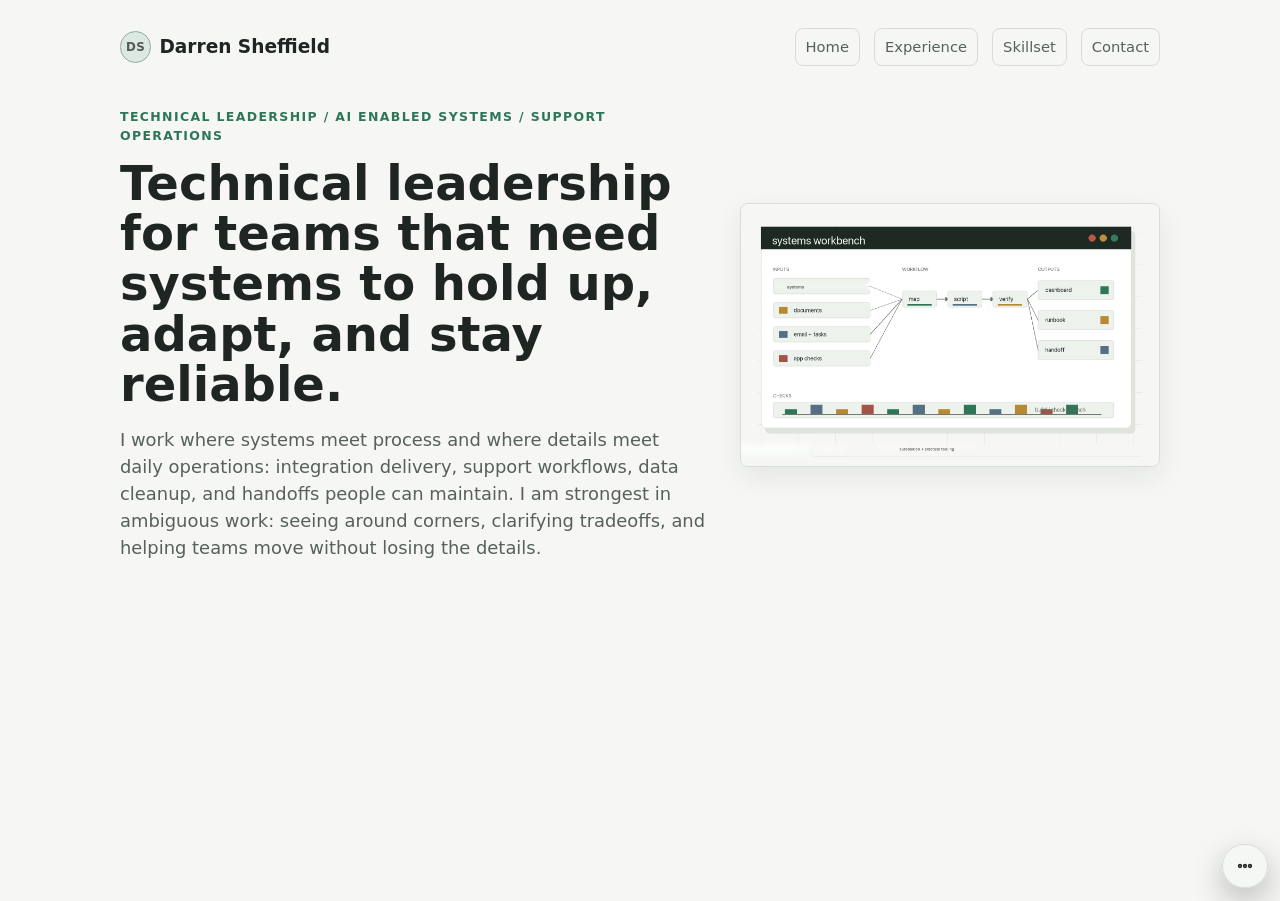
<file: index.html>
<!doctype html>
<html lang="en">
  <head>
    <meta charset="utf-8">
    <meta name="viewport" content="width=device-width, initial-scale=1">
    <meta name="robots" content="index, follow">
    <meta name="description" content="Darren Sheffield — AI enabled technical leadership, integration, automation, operational systems, and app support.">
    <title>Darren Sheffield | IT, Integration, Automation</title>
    <style>
      :root {
        color-scheme: light dark;
        --bg: #f6f7f4;
        --panel: #ffffff;
        --panel-soft: #eef2ed;
        --text: #1f2522;
        --muted: #56615a;
        --line: #d7ddd5;
        --green: #2d7657;
        --gold: #9b742b;
        --red: #9d5148;
        --steel: #526b7c;
        --shadow: 0 10px 28px rgba(31, 37, 34, 0.08);
        --site-max-width: 1080px;
        --site-line-height: 1.5;
        --radius: 8px;
      }

      @media (prefers-color-scheme: dark) {
        :root {
          --bg: #101412;
          --panel: #171d1a;
          --panel-soft: #1d2622;
          --text: #edf2ed;
          --muted: #aeb9b1;
          --line: #2c3933;
          --green: #77c49a;
          --gold: #d2ad62;
          --red: #d08278;
          --steel: #93b0c1;
          --shadow: 0 10px 28px rgba(0, 0, 0, 0.28);
        }
      }

      * {
        box-sizing: border-box;
      }

      body {
        margin: 0;
        background: var(--bg);
        color: var(--text);
        font-family: -apple-system, BlinkMacSystemFont, "Segoe UI", system-ui, sans-serif;
        line-height: var(--site-line-height);
        scrollbar-gutter: stable;
      }

      a {
        color: inherit;
      }

      .site {
        max-width: var(--site-max-width);
        margin: 0 auto;
        padding: 28px 20px 42px;
      }

      .masthead {
        align-items: center;
        display: flex;
        justify-content: space-between;
        gap: 16px;
        margin-bottom: 42px;
      }

      .brand {
        color: var(--text);
        display: inline-flex;
        align-items: center;
        gap: 0.52rem;
        font-family: -apple-system, BlinkMacSystemFont, "Segoe UI", system-ui, sans-serif;
        font-size: 1.16rem;
        font-weight: 680;
        letter-spacing: 0;
        line-height: 1.05;
        text-decoration: none;
        white-space: nowrap;
      }

      .brand::before {
        align-items: center;
        aspect-ratio: 1 / 1;
        background: color-mix(in oklab, var(--green) 16%, var(--panel));
        border: 1px solid color-mix(in oklab, var(--green) 45%, var(--line));
        border-radius: 999px;
        color: color-mix(in oklab, var(--text) 72%, var(--bg));
        content: "DS";
        display: inline-flex;
        flex: none;
        font-size: 0.74rem;
        font-weight: 760;
        height: 1.82rem;
        justify-content: center;
        letter-spacing: 0.04em;
        width: 1.82rem;
      }

      .brand:focus-visible {
        outline: 3px solid rgba(45, 118, 87, 0.35);
        outline-offset: 3px;
      }

      @media (max-width: 560px) {
        .brand {
          font-size: 1.05rem;
        }

        .brand::before {
          font-size: 0.66rem;
          height: 1.6rem;
          width: 1.6rem;
        }
      }

      .nav {
        display: flex;
        flex-wrap: wrap;
        gap: 14px;
        font-size: 0.92rem;
      }

      .nav a,
      .button {
        border: 1px solid var(--line);
        border-radius: var(--radius);
        text-decoration: none;
      }

      .nav a {
        color: var(--muted);
        padding: 7px 10px;
      }

      .nav a:hover,
      .button:hover {
        border-color: var(--green);
        color: var(--green);
      }

      .hero {
        align-items: center;
        display: grid;
        grid-template-columns: minmax(0, 1fr) 420px;
        gap: 34px;
        margin-bottom: 34px;
      }

      .eyebrow {
        color: var(--green);
        font-size: 0.78rem;
        font-weight: 700;
        letter-spacing: 0.11em;
        margin: 0 0 12px;
        text-transform: uppercase;
      }

      h1 {
        font-size: 3rem;
        letter-spacing: 0;
        line-height: 1.05;
        margin: 0 0 18px;
        max-width: 760px;
      }

      .lede {
        color: var(--muted);
        font-size: 1.12rem;
        margin: 0;
        max-width: 730px;
      }

      .button {
        align-items: center;
        background: var(--panel);
        color: var(--text);
        display: inline-flex;
        font-weight: 650;
        min-height: 42px;
        padding: 10px 14px;
      }

      button.button {
        cursor: pointer;
        font: inherit;
      }

      .button.primary {
        background: var(--green);
        border-color: var(--green);
        color: #ffffff;
      }

      @media (prefers-color-scheme: dark) {
        .button.primary {
          color: #101412;
        }
      }

      .visual {
        background: var(--panel);
        border: 1px solid var(--line);
        border-radius: var(--radius);
        box-shadow: var(--shadow);
        overflow: hidden;
      }

      .visual img {
        display: block;
        width: 100%;
        aspect-ratio: 16 / 10;
        object-fit: cover;
      }

      .section-label {
        color: var(--muted);
        font-size: 0.78rem;
        font-weight: 700;
        letter-spacing: 0.11em;
        margin: 0 0 12px;
        text-transform: uppercase;
      }

      .lanes,
      .pathways {
        display: grid;
        gap: 14px;
        grid-template-columns: repeat(3, 1fr);
        margin-bottom: 34px;
      }

      .card {
        background: var(--panel);
        border: 1px solid var(--line);
        border-radius: var(--radius);
        box-shadow: var(--shadow);
        padding: 18px;
      }

      .card h2 {
        font-size: 1.18rem;
        margin: 0 0 8px;
      }

      .card p {
        color: var(--muted);
        margin: 0;
      }

      .tag {
        border-radius: 999px;
        display: inline-block;
        font-size: 0.78rem;
        font-weight: 700;
        margin-bottom: 14px;
        padding: 4px 9px;
      }

      .tag.green {
        background: rgba(45, 118, 87, 0.12);
        color: var(--green);
      }

      .tag.gold {
        background: rgba(155, 116, 43, 0.14);
        color: var(--gold);
      }

      .tag.steel {
        background: rgba(82, 107, 124, 0.14);
        color: var(--steel);
      }

      .card-actions {
        display: flex;
        flex-wrap: wrap;
        gap: 10px;
        margin-top: 16px;
      }

      a:focus-visible,
      .button:focus-visible {
        outline: 3px solid rgba(45, 118, 87, 0.35);
        outline-offset: 3px;
      }

      @media (max-width: 880px) {
        .site {
          padding: 22px 16px 32px;
        }

        .masthead {
          margin-bottom: 30px;
        }

        .hero {
          grid-template-columns: 1fr;
          gap: 22px;
        }

        h1 {
          font-size: 2.35rem;
        }

        .lede {
          font-size: 1.04rem;
        }

        .visual {
          max-width: 560px;
        }

        .visual img {
          max-height: 240px;
        }

        .lanes,
        .pathways {
          grid-template-columns: 1fr;
        }
      }

      @media (max-width: 560px) {
        .masthead {
          align-items: flex-start;
          flex-direction: column;
        }

        .nav {
          width: 100%;
        }

        .nav a {
          flex: 1 1 calc(50% - 8px);
          text-align: center;
        }

        h1 {
          font-size: 2rem;
        }

        .card-actions .button {
          justify-content: center;
          width: 100%;
        }

        .visual img {
          max-height: 190px;
        }
      }
    </style>
    <link rel="stylesheet" href="assets/site-controls.css?v=20260603-5">
    <script src="assets/site-controls.js?v=20260604-1" defer></script>
  </head>
  <body>
    <main class="site">
      <header class="masthead">
        <a class="brand" href="index.html" aria-label="Darren Sheffield">Darren Sheffield</a>
        <nav class="nav" aria-label="Primary navigation">
          <a href="index.html" aria-current="page">Home</a>
          <a href="work-history.html">Experience</a>
          <a href="experience.html">Skillset</a>
          <a href="contact.html">Contact</a>
        </nav>
      </header>

      <section class="hero" aria-label="Profile overview">
        <div>
          <p class="eyebrow">Technical leadership / AI enabled systems / support operations</p>
          <h1>Technical leadership for teams that need systems to hold up, adapt, and stay reliable.</h1>
          <p class="lede">
            I work where systems meet process and where details meet daily operations: integration delivery,
            support workflows, data cleanup, and handoffs people can maintain. I am strongest in ambiguous work:
            seeing around corners, clarifying tradeoffs, and helping teams move without losing the details.
          </p>
        </div>

        <picture class="visual">
          <source srcset="assets/systems-map-dark.png" media="(prefers-color-scheme: dark)">
        <img src="assets/systems-map.png" alt="Workbench diagram for ERP inputs, automation steps, dashboards, runbooks, and delivery checks">
      </picture>
    </section>

    </main>
  </body>
</html>
</file>
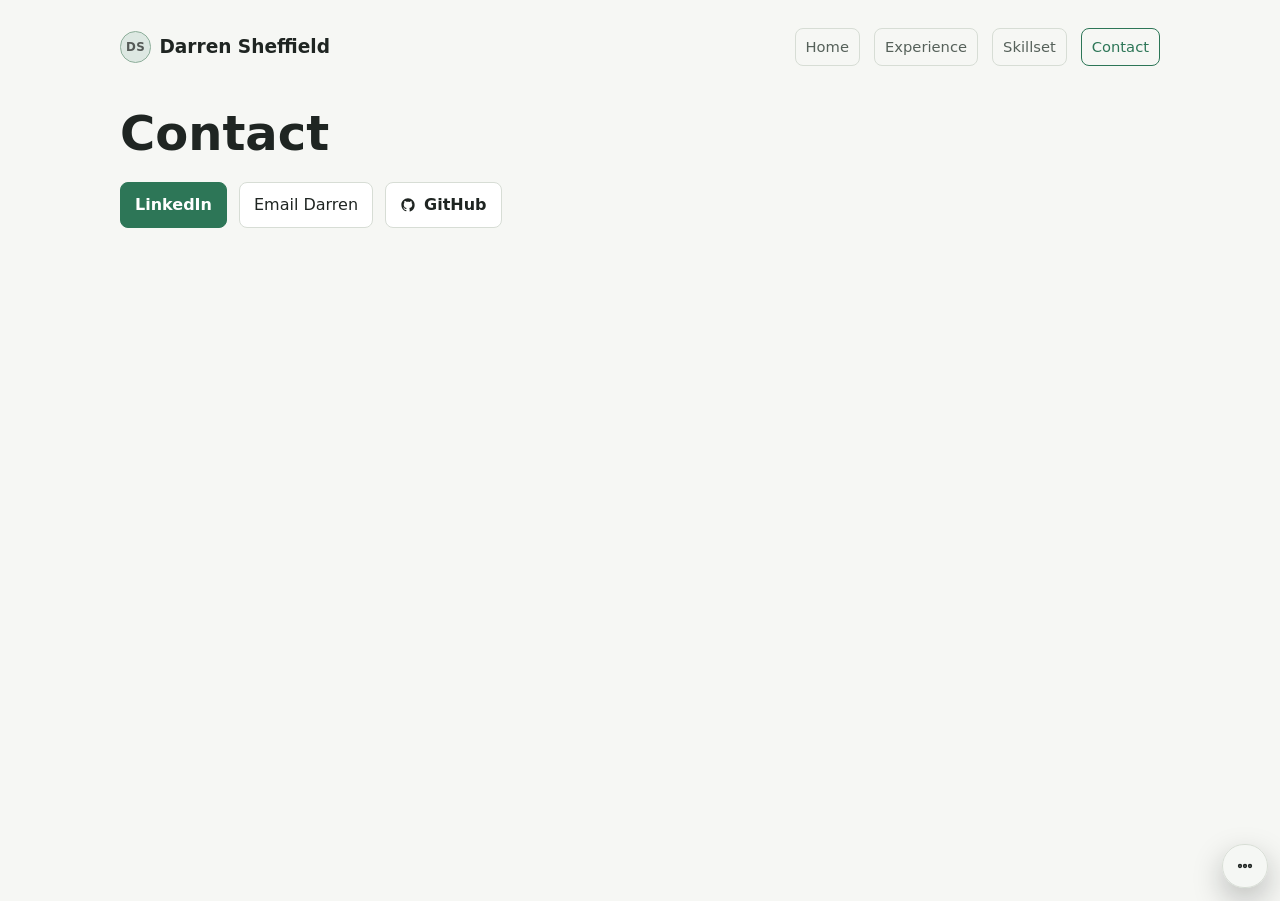
<file: contact.html>
<!doctype html>
<html lang="en">
  <head>
    <meta charset="utf-8">
    <meta name="viewport" content="width=device-width, initial-scale=1">
    <meta name="robots" content="index, follow">
    <meta name="description" content="Contact Darren Sheffield for professional context, app support, or public-profile follow-up.">
    <title>Darren Sheffield | Contact</title>
    <style>
      :root {
        color-scheme: light dark;
        --bg: #f6f7f4;
        --panel: #ffffff;
        --panel-soft: #eef2ed;
        --text: #1f2522;
        --muted: #56615a;
        --line: #d7ddd5;
        --green: #2d7657;
        --gold: #9b742b;
        --steel: #526b7c;
        --shadow: 0 10px 28px rgba(31, 37, 34, 0.08);
        --site-max-width: 1080px;
        --site-line-height: 1.5;
        --radius: 8px;
      }

      @media (prefers-color-scheme: dark) {
        :root {
          --bg: #101412;
          --panel: #171d1a;
          --panel-soft: #1d2622;
          --text: #edf2ed;
          --muted: #aeb9b1;
          --line: #2c3933;
          --green: #77c49a;
          --gold: #d2ad62;
          --steel: #93b0c1;
          --shadow: 0 10px 28px rgba(0, 0, 0, 0.28);
        }
      }

      * {
        box-sizing: border-box;
      }

      body {
        margin: 0;
        background: var(--bg);
        color: var(--text);
        font-family: -apple-system, BlinkMacSystemFont, "Segoe UI", system-ui, sans-serif;
        line-height: var(--site-line-height);
        scrollbar-gutter: stable;
      }

      a {
        color: inherit;
      }

      .site {
        max-width: var(--site-max-width);
        margin: 0 auto;
        padding: 28px 20px 42px;
      }

      .masthead {
        align-items: center;
        display: flex;
        justify-content: space-between;
        gap: 16px;
        margin-bottom: 42px;
      }

      .brand {
        color: var(--text);
        display: inline-flex;
        align-items: center;
        gap: 0.52rem;
        font-family: -apple-system, BlinkMacSystemFont, "Segoe UI", system-ui, sans-serif;
        font-size: 1.16rem;
        font-weight: 680;
        letter-spacing: 0;
        line-height: 1.05;
        text-decoration: none;
        white-space: nowrap;
      }

      .brand::before {
        align-items: center;
        aspect-ratio: 1 / 1;
        background: color-mix(in oklab, var(--green) 16%, var(--panel));
        border: 1px solid color-mix(in oklab, var(--green) 45%, var(--line));
        border-radius: 999px;
        color: color-mix(in oklab, var(--text) 72%, var(--bg));
        content: "DS";
        display: inline-flex;
        flex: none;
        font-size: 0.74rem;
        font-weight: 760;
        height: 1.82rem;
        justify-content: center;
        letter-spacing: 0.04em;
        width: 1.82rem;
      }

      .brand:focus-visible {
        outline: 3px solid rgba(45, 118, 87, 0.35);
        outline-offset: 3px;
      }

      @media (max-width: 560px) {
        .brand {
          font-size: 1.05rem;
        }

        .brand::before {
          font-size: 0.66rem;
          height: 1.6rem;
          width: 1.6rem;
        }
      }

      .nav {
        display: flex;
        flex-wrap: wrap;
        gap: 14px;
        font-size: 0.92rem;
      }

      .nav a,
      .button {
        border: 1px solid var(--line);
        border-radius: var(--radius);
        text-decoration: none;
      }

      .nav a {
        color: var(--muted);
        padding: 7px 10px;
      }

      .nav a[aria-current="page"],
      .nav a:hover,
      .button:hover {
        border-color: var(--green);
        color: var(--green);
      }

      .eyebrow,
      .section-label {
        color: var(--green);
        font-size: 0.78rem;
        font-weight: 700;
        letter-spacing: 0.11em;
        margin: 0 0 12px;
        text-transform: uppercase;
      }

      .section-label {
        color: var(--muted);
      }

      h1 {
        font-size: 3rem;
        letter-spacing: 0;
        line-height: 1.05;
        margin: 0 0 18px;
        max-width: 760px;
      }

      h2 {
        font-size: 1.18rem;
        margin: 0 0 8px;
      }

      .lede {
        color: var(--muted);
        margin: 0;
      }

      .lede {
        font-size: 1.1rem;
        max-width: 760px;
      }

      .actions {
        display: flex;
        flex-wrap: wrap;
        gap: 12px;
        margin: 24px 0 34px;
      }

      .button {
        align-items: center;
        background: var(--panel);
        color: var(--text);
        display: inline-flex;
        font-weight: 650;
        min-height: 42px;
        padding: 10px 14px;
      }

      button.button {
        cursor: pointer;
        font: inherit;
      }

      .button.primary {
        background: var(--green);
        border-color: var(--green);
        color: #ffffff;
      }

      .social-icon {
        width: 16px;
        height: 16px;
        margin-right: 8px;
        flex: none;
        fill: currentColor;
      }

      @media (prefers-color-scheme: dark) {
        .button.primary {
          color: #101412;
        }
      }

      a:focus-visible,
      .button:focus-visible {
        outline: 3px solid rgba(45, 118, 87, 0.35);
        outline-offset: 3px;
      }

      @media (max-width: 820px) {
        .site {
          padding: 22px 16px 32px;
        }

        h1 {
          font-size: 2.35rem;
        }
      }

      @media (max-width: 560px) {
        .masthead {
          align-items: flex-start;
          flex-direction: column;
        }

        .nav {
          width: 100%;
        }

        .nav a {
          flex: 1 1 calc(50% - 8px);
          text-align: center;
        }

        h1 {
          font-size: 2rem;
        }

        .actions .button {
          justify-content: center;
          width: 100%;
        }
      }
    </style>
    <link rel="stylesheet" href="assets/site-controls.css?v=20260603-5">
    <script src="assets/site-controls.js?v=20260604-1" defer></script>
  </head>
  <body>
    <main class="site">
      <header class="masthead">
        <a class="brand" href="index.html" aria-label="Darren Sheffield">Darren Sheffield</a>
        <nav class="nav" aria-label="Primary navigation">
          <a href="index.html">Home</a>
          <a href="work-history.html">Experience</a>
          <a href="experience.html">Skillset</a>
          <a href="contact.html" aria-current="page">Contact</a>
        </nav>
      </header>

      <section aria-label="Contact overview">
        <h1>Contact</h1>
        <div class="actions">
          <a class="button primary" href="https://www.linkedin.com/in/dbshef/">LinkedIn</a>
          <button class="button" type="button" data-email-action>Email Darren</button>
          <a class="button" href="https://github.com/darrensheffield" rel="me">
            <svg class="social-icon" viewBox="0 0 24 24" aria-hidden="true">
              <path d="M12 2C6.476 2 2 6.486 2 12.018c0 4.425 2.867 8.179 6.839 9.507.5.091.683-.217.683-.482 0-.238-.009-.869-.014-1.705-2.782.605-3.368-1.34-3.368-1.34-.455-1.161-1.11-1.47-1.11-1.47-.908-.622.069-.61.069-.61 1.003.07 1.532 1.03 1.532 1.03.892 1.53 2.341 1.088 2.91.832.092-.648.35-1.09.636-1.341-2.22-.254-4.555-1.113-4.555-4.95 0-1.095.39-1.989 1.03-2.689-.103-.253-.447-1.274.099-2.655 0 0 .84-.27 2.75 1.027A9.564 9.564 0 0 1 12 7.03c.851.004 1.706.115 2.505.336 1.91-1.297 2.75-1.027 2.75-1.027.546 1.381.202 2.402.1 2.655.64.7 1.028 1.594 1.028 2.689 0 3.847-2.339 4.692-4.566 4.942.359.311.678.92.678 1.853 0 1.338-.012 2.42-.012 2.749 0 .268.18.578.688.48A10.018 10.018 0 0 0 22 12.018C22 6.486 17.523 2 12 2Z"/>
            </svg>
            GitHub
          </a>
        </div>
      </section>
    </main>
    <script src="assets/contact-action.js" defer></script>
  </body>
</html>
</file>
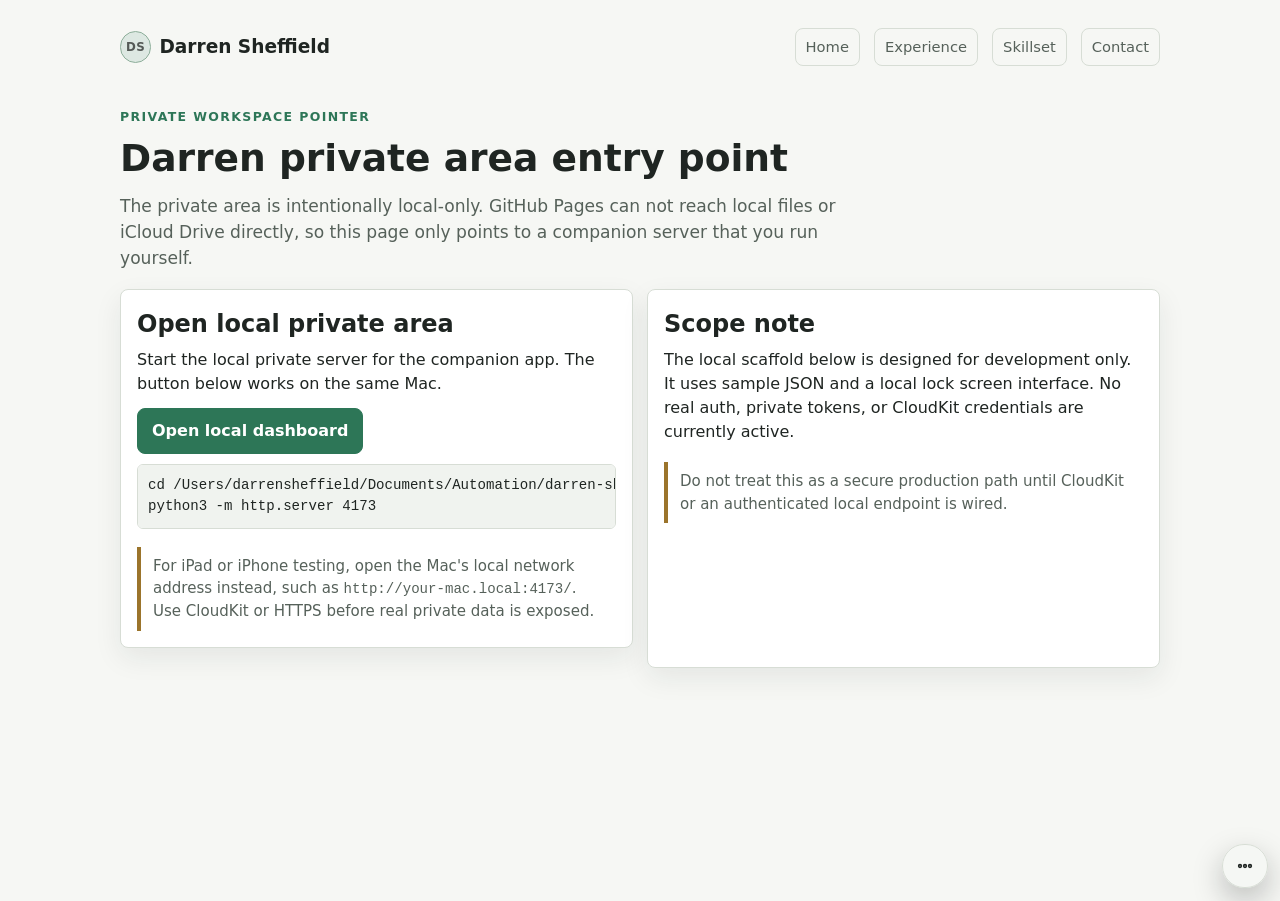
<file: darren.html>
<!doctype html>
<html lang="en">
  <head>
    <meta charset="utf-8">
    <meta name="viewport" content="width=device-width, initial-scale=1">
    <meta name="robots" content="index, follow">
    <meta name="description" content="Local-only private area entry point for Darren, not hosted on GitHub Pages.">
    <title>Darren Sheffield | Darren Private</title>
    <style>
      :root {
        color-scheme: light dark;
        --bg: #f6f7f4;
        --panel: #ffffff;
        --panel-soft: #eef2ed;
        --text: #1f2522;
        --muted: #56615a;
        --line: #d7ddd5;
        --green: #2d7657;
        --gold: #9b742b;
        --shadow: 0 10px 28px rgba(31, 37, 34, 0.08);
        --site-max-width: 1080px;
        --site-line-height: 1.5;
        --radius: 8px;
      }

      @media (prefers-color-scheme: dark) {
        :root {
          --bg: #101412;
          --panel: #171d1a;
          --panel-soft: #1d2622;
          --text: #edf2ed;
          --muted: #aeb9b1;
          --line: #2c3933;
          --green: #77c49a;
          --gold: #d2ad62;
          --shadow: 0 10px 28px rgba(0, 0, 0, 0.28);
        }
      }

      * {
        box-sizing: border-box;
      }

      body {
        margin: 0;
        background: var(--bg);
        color: var(--text);
        font-family: -apple-system, BlinkMacSystemFont, "Segoe UI", system-ui, sans-serif;
        line-height: var(--site-line-height);
        scrollbar-gutter: stable;
      }

      a {
        color: inherit;
      }

      .site {
        max-width: var(--site-max-width);
        margin: 0 auto;
        padding: 28px 20px 42px;
      }

      .masthead {
        align-items: center;
        display: flex;
        justify-content: space-between;
        gap: 16px;
        margin-bottom: 42px;
      }

      .brand {
        color: var(--text);
        display: inline-flex;
        align-items: center;
        gap: 0.52rem;
        font-family: -apple-system, BlinkMacSystemFont, "Segoe UI", system-ui, sans-serif;
        font-size: 1.16rem;
        font-weight: 680;
        letter-spacing: 0;
        line-height: 1.05;
        text-decoration: none;
        white-space: nowrap;
      }

      .brand::before {
        align-items: center;
        aspect-ratio: 1 / 1;
        background: color-mix(in oklab, var(--green) 16%, var(--panel));
        border: 1px solid color-mix(in oklab, var(--green) 45%, var(--line));
        border-radius: 999px;
        color: color-mix(in oklab, var(--text) 72%, var(--bg));
        content: "DS";
        display: inline-flex;
        flex: none;
        font-size: 0.74rem;
        font-weight: 760;
        height: 1.82rem;
        justify-content: center;
        letter-spacing: 0.04em;
        width: 1.82rem;
      }

      .brand:focus-visible {
        outline: 3px solid rgba(45, 118, 87, 0.35);
        outline-offset: 3px;
      }

      .nav {
        display: flex;
        flex-wrap: wrap;
        gap: 14px;
        font-size: 0.92rem;
      }

      .nav a,
      .button {
        border: 1px solid var(--line);
        border-radius: var(--radius);
        text-decoration: none;
      }

      .nav a {
        color: var(--muted);
        padding: 7px 10px;
      }

      .nav a[aria-current="page"],
      .nav a:hover,
      .button:hover {
        border-color: var(--green);
        color: var(--green);
      }

      .button {
        background: var(--panel);
        color: var(--text);
        display: inline-flex;
        align-items: center;
        font-weight: 650;
        min-height: 42px;
        padding: 10px 14px;
      }

      .button.primary {
        background: var(--green);
        border-color: var(--green);
        color: #ffffff;
      }

      @media (prefers-color-scheme: dark) {
        .button.primary {
          color: #101412;
        }
      }

      .eyebrow {
        color: var(--green);
        font-size: 0.78rem;
        font-weight: 700;
        letter-spacing: 0.11em;
        margin: 0 0 12px;
        text-transform: uppercase;
      }

      h1 {
        font-size: 2.35rem;
        letter-spacing: 0;
        line-height: 1.05;
        margin: 0 0 16px;
        max-width: 760px;
      }

      h2 {
        margin: 0 0 6px;
      }

      p {
        margin: 0;
      }

      .lede {
        color: var(--muted);
        font-size: 1.07rem;
        max-width: 760px;
        margin: 0 0 18px;
      }

      .panel {
        background: var(--panel);
        border: 1px solid var(--line);
        border-radius: var(--radius);
        box-shadow: var(--shadow);
        padding: 16px;
      }

      .intro-card {
        margin: 0 0 20px;
      }

      .grid {
        display: grid;
        gap: 14px;
        grid-template-columns: repeat(2, minmax(0, 1fr));
      }

      .status {
        border-left: 4px solid var(--gold);
        margin-top: 18px;
        padding: 8px 12px;
        color: var(--muted);
        font-size: 0.94rem;
      }

      code,
      pre {
        font-family: ui-monospace, Menlo, Monaco, "SFMono-Regular", Consolas, "Liberation Mono", "Courier New", monospace;
        font-size: 0.88rem;
      }

      pre {
        background: color-mix(in oklab, var(--panel-soft) 76%, var(--bg));
        border: 1px solid var(--line);
        border-radius: 6px;
        margin: 10px 0 0;
        overflow: auto;
        padding: 10px;
      }

      .button-row {
        display: flex;
        flex-wrap: wrap;
        gap: 10px;
      }

      @media (max-width: 820px) {
        .site {
          padding: 22px 16px 30px;
        }

        .masthead {
          align-items: flex-start;
          flex-direction: column;
        }

        .nav {
          width: 100%;
        }

        .grid {
          grid-template-columns: 1fr;
        }

        h1 {
          font-size: 2rem;
        }
      }
    </style>
    <link rel="stylesheet" href="assets/site-controls.css?v=20260603-5">
    <script src="assets/site-controls.js?v=20260604-1" defer></script>
  </head>
  <body>
    <main class="site">
      <header class="masthead">
        <a class="brand" href="index.html" aria-label="Darren Sheffield">Darren Sheffield</a>
        <nav class="nav" aria-label="Primary navigation">
          <a href="index.html">Home</a>
          <a href="work-history.html">Experience</a>
          <a href="experience.html">Skillset</a>
          <a href="contact.html">Contact</a>
        </nav>
      </header>

      <p class="eyebrow">Private workspace pointer</p>
      <h1>Darren private area entry point</h1>
      <p class="lede">
        The private area is intentionally local-only. GitHub Pages can not reach local files or iCloud Drive directly,
        so this page only points to a companion server that you run yourself.
      </p>

      <div class="grid">
        <section class="panel intro-card" aria-label="Run local private area">
          <h2>Open local private area</h2>
          <p>Start the local private server for the companion app. The button below works on the same Mac.</p>
          <div class="button-row" style="margin-top: 12px;">
            <a class="button primary" href="http://127.0.0.1:4173/" target="_blank" rel="noopener">Open local dashboard</a>
          </div>
          <pre><code>cd /Users/darrensheffield/Documents/Automation/darren-sheffield-im/darren-private-local
python3 -m http.server 4173</code></pre>
          <p class="status">
            For iPad or iPhone testing, open the Mac's local network address instead, such as
            <code>http://your-mac.local:4173/</code>. Use CloudKit or HTTPS before real private data is exposed.
          </p>
        </section>

        <section class="panel" aria-label="Private scope warning">
          <h2>Scope note</h2>
          <p>
            The local scaffold below is designed for development only. It uses sample JSON and a local lock screen
            interface. No real auth, private tokens, or CloudKit credentials are currently active.
          </p>
          <p class="status">
            Do not treat this as a secure production path until CloudKit or an authenticated local endpoint is wired.
          </p>
        </section>
      </div>
    </main>
  </body>
</html>
</file>
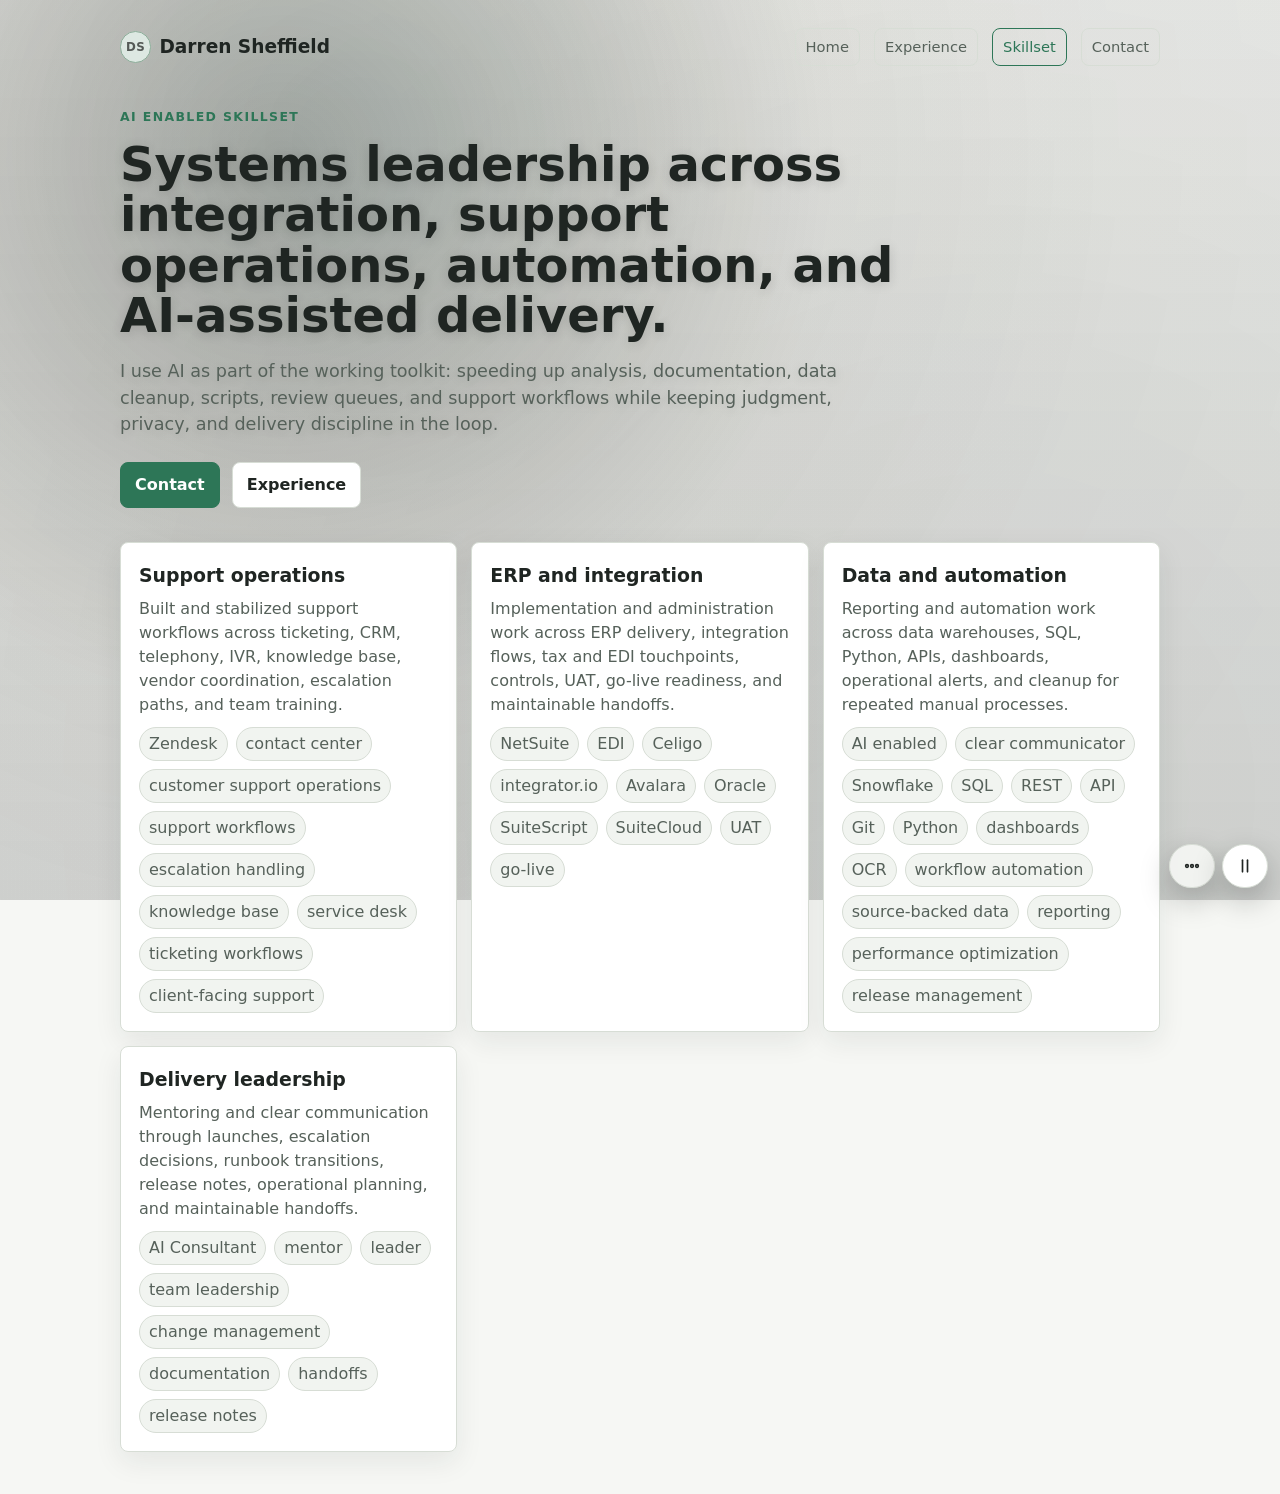
<file: experience.html>
<!doctype html>
<html lang="en">
  <head>
    <meta charset="utf-8">
    <meta name="viewport" content="width=device-width, initial-scale=1">
    <meta name="robots" content="index, follow">
    <meta name="description" content="Darren Sheffield skillset keywords across NetSuite, EDI, Snowflake, Celigo, integrator.io, Avalara, AI, automation, and app development.">
    <title>Darren Sheffield | Skillset</title>
    <style>
      :root {
        color-scheme: light dark;
        --bg: #f6f7f4;
        --panel: #ffffff;
        --panel-soft: #eef2ed;
        --text: #1f2522;
        --muted: #56615a;
        --line: #d7ddd5;
        --green: #2d7657;
        --gold: #9b742b;
        --red: #9d5148;
        --steel: #526b7c;
        --shadow: 0 10px 28px rgba(31, 37, 34, 0.08);
        --site-max-width: 1080px;
        --site-line-height: 1.5;
        --radius: 8px;
      }

      @media (prefers-color-scheme: dark) {
        :root {
          --bg: #101412;
          --panel: #171d1a;
          --panel-soft: #1d2622;
          --text: #edf2ed;
          --muted: #aeb9b1;
          --line: #2c3933;
          --green: #77c49a;
          --gold: #d2ad62;
          --red: #d08278;
          --steel: #93b0c1;
          --shadow: 0 10px 28px rgba(0, 0, 0, 0.28);
        }
      }

      * {
        box-sizing: border-box;
      }

      body {
        margin: 0;
        background: var(--bg);
        color: var(--text);
        font-family: -apple-system, BlinkMacSystemFont, "Segoe UI", system-ui, sans-serif;
        line-height: var(--site-line-height);
        scrollbar-gutter: stable;
      }

      a {
        color: inherit;
      }

      .site {
        position: relative;
        z-index: 2;
        max-width: var(--site-max-width);
        margin: 0 auto;
        padding: 28px 20px 42px;
      }

      .masthead {
        align-items: center;
        display: flex;
        justify-content: space-between;
        gap: 16px;
        margin-bottom: 42px;
      }

      .brand {
        color: var(--text);
        display: inline-flex;
        align-items: center;
        gap: 0.52rem;
        font-family: -apple-system, BlinkMacSystemFont, "Segoe UI", system-ui, sans-serif;
        font-size: 1.16rem;
        font-weight: 680;
        letter-spacing: 0;
        line-height: 1.05;
        text-decoration: none;
        white-space: nowrap;
      }

      .brand::before {
        align-items: center;
        aspect-ratio: 1 / 1;
        background: color-mix(in oklab, var(--green) 16%, var(--panel));
        border: 1px solid color-mix(in oklab, var(--green) 45%, var(--line));
        border-radius: 999px;
        color: color-mix(in oklab, var(--text) 72%, var(--bg));
        content: "DS";
        display: inline-flex;
        flex: none;
        font-size: 0.74rem;
        font-weight: 760;
        height: 1.82rem;
        justify-content: center;
        letter-spacing: 0.04em;
        width: 1.82rem;
      }

      .brand:focus-visible {
        outline: 3px solid rgba(45, 118, 87, 0.35);
        outline-offset: 3px;
      }

      @media (max-width: 560px) {
        .brand {
          font-size: 1.05rem;
        }

        .brand::before {
          font-size: 0.66rem;
          height: 1.6rem;
          width: 1.6rem;
        }
      }

      .nav {
        display: flex;
        flex-wrap: wrap;
        gap: 14px;
        font-size: 0.92rem;
      }

      .nav a,
      .button {
        border: 1px solid var(--line);
        border-radius: var(--radius);
        text-decoration: none;
      }

      .nav a {
        color: var(--muted);
        padding: 7px 10px;
      }

      .nav a[aria-current="page"],
      .nav a:hover,
      .button:hover {
        border-color: var(--green);
        color: var(--green);
      }

      .eyebrow,
      .section-label {
        color: var(--green);
        font-size: 0.78rem;
        font-weight: 700;
        letter-spacing: 0.11em;
        margin: 0 0 12px;
        text-transform: uppercase;
      }

      .section-label {
        color: var(--muted);
      }

      h1 {
        font-size: 3rem;
        letter-spacing: 0;
        line-height: 1.05;
        margin: 0 0 18px;
        max-width: 800px;
      }

      h2 {
        font-size: 1.18rem;
        margin: 0 0 8px;
      }

      .lede,
      .card p,
      .keyword-list {
        color: var(--muted);
        margin: 0;
      }

      .lede {
        font-size: 1.1rem;
        max-width: 760px;
      }

      .actions {
        display: flex;
        flex-wrap: wrap;
        gap: 12px;
        margin: 24px 0 34px;
      }

      .button {
        align-items: center;
        background: var(--panel);
        color: var(--text);
        display: inline-flex;
        font-weight: 650;
        min-height: 42px;
        padding: 10px 14px;
      }

      .button.primary {
        background: var(--green);
        border-color: var(--green);
        color: #ffffff;
      }

      @media (prefers-color-scheme: dark) {
        .button.primary {
          color: #101412;
        }

        .card {
          background: color-mix(in oklab, var(--panel) 82%, var(--bg) 18%);
        }

        h1,
        .lede {
          text-shadow: 0 1px 10px rgba(0, 0, 0, 0.44);
        }

        .experience-cloud {
          opacity: 0.48;
        }

        .experience-cloud-scrim {
          background:
            radial-gradient(circle at 22% 22%, rgba(16, 20, 18, 0.42), rgba(16, 20, 18, 0.08) 43%, transparent 70%),
            linear-gradient(to bottom, rgba(16, 20, 18, 0.18), rgba(16, 20, 18, 0.34));
        }
      }

      .experience-cloud {
        position: fixed;
        inset: 0;
        width: 100vw;
        height: 100vh;
        pointer-events: none;
        opacity: 0.54;
        z-index: 0;
      }

      .experience-cloud-scrim {
        position: fixed;
        inset: 0;
        z-index: 1;
        pointer-events: none;
        background:
          radial-gradient(circle at 22% 18%, rgba(16, 20, 18, 0.28), rgba(16, 20, 18, 0.02) 44%, transparent 68%),
          linear-gradient(to bottom, rgba(16, 20, 18, 0.07), rgba(16, 20, 18, 0.16));
      }

      .keyword-grid {
        display: grid;
        gap: 14px;
        grid-template-columns: repeat(3, 1fr);
        margin-top: 28px;
      }

      .card {
        background: var(--panel);
        border: 1px solid var(--line);
        border-radius: var(--radius);
        box-shadow: var(--shadow);
        padding: 18px;
      }

      .keyword-list {
        display: flex;
        flex-wrap: wrap;
        gap: 8px;
        list-style: none;
        margin-top: 10px;
        padding: 0;
      }

      .keyword-list li {
        border: 1px solid var(--line);
        border-radius: 999px;
        padding: 4px 9px;
        background: color-mix(in oklab, var(--panel-soft) 82%, transparent);
      }

      h1,
      .lede {
        text-shadow: 0 2px 12px rgba(0, 0, 0, 0.14);
      }

      a:focus-visible,
      .button:focus-visible {
        outline: 3px solid rgba(45, 118, 87, 0.35);
        outline-offset: 3px;
      }

      @media (max-width: 820px) {
        .site {
          padding: 22px 16px 32px;
        }

        h1 {
          font-size: 2.35rem;
        }

        .keyword-grid {
          grid-template-columns: 1fr;
        }
      }

      @media (max-width: 560px) {
        .masthead {
          align-items: flex-start;
          flex-direction: column;
        }

        .nav {
          width: 100%;
        }

        .nav a {
          flex: 1 1 calc(50% - 8px);
          text-align: center;
        }

        h1 {
          font-size: 2rem;
        }

        .actions .button {
          justify-content: center;
          width: 100%;
        }
      }
    </style>
    <link rel="stylesheet" href="assets/site-controls.css?v=20260603-5">
    <script src="assets/site-controls.js?v=20260604-1" defer></script>
  </head>
  <body>
    <canvas class="experience-cloud" id="experienceCanvas" aria-hidden="true"></canvas>
    <div class="experience-cloud-scrim" aria-hidden="true"></div>

    <main class="site">
      <header class="masthead">
        <a class="brand" href="index.html" aria-label="Darren Sheffield">Darren Sheffield</a>
        <nav class="nav" aria-label="Primary navigation">
          <a href="index.html">Home</a>
          <a href="work-history.html">Experience</a>
          <a href="experience.html" aria-current="page">Skillset</a>
          <a href="contact.html">Contact</a>
        </nav>
      </header>

      <section aria-label="Skillset overview">
        <p class="eyebrow">AI enabled skillset</p>
        <h1>Systems leadership across integration, support operations, automation, and AI-assisted delivery.</h1>
        <p class="lede">
          I use AI as part of the working toolkit: speeding up analysis, documentation, data cleanup,
          scripts, review queues, and support workflows while keeping judgment, privacy, and delivery discipline in the loop.
        </p>
        <div class="actions">
          <a class="button primary" href="contact.html">Contact</a>
          <a class="button" href="work-history.html">Experience</a>
        </div>
      </section>

      <section class="keyword-grid" aria-label="Skillset keyword groups">
        <article class="card">
          <h2>Support operations</h2>
          <p>
            Built and stabilized support workflows across ticketing, CRM, telephony, IVR,
            knowledge base, vendor coordination, escalation paths, and team training.
          </p>
          <ul class="keyword-list">
            <li>Zendesk</li>
            <li>contact center</li>
            <li>customer support operations</li>
            <li>support workflows</li>
            <li>escalation handling</li>
            <li>knowledge base</li>
            <li>service desk</li>
            <li>ticketing workflows</li>
            <li>client-facing support</li>
          </ul>
        </article>

        <article class="card">
          <h2>ERP and integration</h2>
          <p>
            Implementation and administration work across ERP delivery, integration flows,
            tax and EDI touchpoints, controls, UAT, go-live readiness, and maintainable handoffs.
          </p>
          <ul class="keyword-list">
            <li>NetSuite</li>
            <li>EDI</li>
            <li>Celigo</li>
            <li>integrator.io</li>
            <li>Avalara</li>
            <li>Oracle</li>
            <li>SuiteScript</li>
            <li>SuiteCloud</li>
            <li>UAT</li>
            <li>go-live</li>
          </ul>
        </article>

        <article class="card">
          <h2>Data and automation</h2>
          <p>
            Reporting and automation work across data warehouses, SQL, Python, APIs, dashboards,
            operational alerts, and cleanup for repeated manual processes.
          </p>
          <ul class="keyword-list">
            <li>AI enabled</li>
            <li>clear communicator</li>
            <li>Snowflake</li>
            <li>SQL</li>
            <li>REST</li>
            <li>API</li>
            <li>Git</li>
            <li>Python</li>
            <li>dashboards</li>
            <li>OCR</li>
            <li>workflow automation</li>
            <li>source-backed data</li>
            <li>reporting</li>
            <li>performance optimization</li>
            <li>release management</li>
          </ul>
        </article>

        <article class="card">
          <h2>Delivery leadership</h2>
          <p>
            Mentoring and clear communication through launches, escalation decisions, runbook transitions,
            release notes, operational planning, and maintainable handoffs.
          </p>
          <ul class="keyword-list">
            <li>AI Consultant</li>
            <li>mentor</li>
            <li>leader</li>
            <li>team leadership</li>
            <li>change management</li>
            <li>documentation</li>
            <li>handoffs</li>
            <li>release notes</li>
          </ul>
        </article>
      </section>
    </main>

      <script>
      (() => {
        const canvas = document.getElementById("experienceCanvas");
        const context = canvas.getContext("2d");
        const reduceMotionQuery = window.matchMedia("(prefers-reduced-motion: reduce)");
        let reduceMotion = reduceMotionQuery.matches;
        let pauseByControls = false;
        let calmMotion = false;
        const isDarkMode = () => window.matchMedia("(prefers-color-scheme: dark)").matches;
        const sharedControlsState = window.siteControls && window.siteControls.getState ? window.siteControls.getState() : null;

        if (sharedControlsState && typeof sharedControlsState.motionPaused === "boolean") {
          pauseByControls = sharedControlsState.motionPaused;
        }
        if (sharedControlsState && typeof sharedControlsState.calmMotion === "boolean") {
          calmMotion = sharedControlsState.calmMotion;
        }

        const shouldPauseMotion = () => reduceMotion || pauseByControls;
        const shouldReduceMotion = () => reduceMotion || pauseByControls || calmMotion;
        const motionScale = () => calmMotion ? 0.22 : 1;
        const keywordCards = Array.from(document.querySelectorAll(".keyword-grid .card"))
          .map((card) => {
            const keywordItems = card.querySelectorAll(".keyword-list li");
            return {
              keywords: Array.from(keywordItems).map((item) => item.textContent.trim()).filter(Boolean),
            };
          });

        const keywordWeightByLabel = {
          "NetSuite": 1.6, "EDI": 1.35, "Snowflake": 1.25, "Celigo": 1.18,
          "integrator.io": 1.28, "Avalara": 1.18, "AI enabled": 1.55,
          "mentor": 1.08, "leader": 1.08, "clear communicator": 1.05, "AI Consultant": 1.2,
          "Director of IT": 1.15, "ERP": 1.34, "integration": 1.32, "SuiteScript": 1.14,
          "UAT": 1.02, "go-live": 1.04, "Oracle": 1.02, "SuiteCloud": 1.02,
          "SQL": 1.06, "REST": 0.98, "API": 1.02, "Git": 0.92, "Python": 1.22, "automation": 1.32,
          "dashboards": 1.08, "OCR": 0.96, "reporting": 0.96,
          "performance optimization": 0.95, "release management": 0.95, "Jira": 0.88,
          "iOS": 1.12, "SwiftUI": 1.1, "CloudKit": 1.05, "SQLite": 1.05,
          "app support": 1.06, "release notes": 0.9, "macOS": 0.98, "source-backed data": 1.02
        };

        const ambientWords = [];
        const seenAmbient = new Set();
        keywordCards.forEach((card) => {
          card.keywords.forEach((label) => {
            if (!seenAmbient.has(label)) {
              seenAmbient.add(label);
              ambientWords.push([label, keywordWeightByLabel[label] || 1]);
            }
          });
        });

        const font = '-apple-system, BlinkMacSystemFont, "Segoe UI", sans-serif';
        let particles = [];
        let width = 0;
        let height = 0;
        let animationFrame = 0;
        let themeTick = 0;

        const clamp = (value, min, max) => Math.max(min, Math.min(max, value));

        const colorFor = (index) => {
          const palette = getComputedStyle(document.documentElement);
          const colors = [
            palette.getPropertyValue("--green").trim(),
            palette.getPropertyValue("--gold").trim(),
            palette.getPropertyValue("--steel").trim(),
            palette.getPropertyValue("--red").trim()
          ];
          return colors[index % colors.length];
        };

        const roundRect = (context2, x, y, w, h, radius) => {
          const r = Math.min(radius, w / 2, h / 2);
          context2.beginPath();
          context2.moveTo(x + r, y);
          context2.arcTo(x + w, y, x + w, y + h, r);
          context2.arcTo(x + w, y + h, x, y + h, r);
          context2.arcTo(x, y + h, x, y, r);
          context2.arcTo(x, y, x + w, y, r);
          context2.closePath();
        };

        const drawAmbient = () => {
          const glow = context.createRadialGradient(width * 0.28, height * 0.16, 60, width * 0.28, height * 0.16, Math.max(width, height) * 0.82);
          glow.addColorStop(0, "rgba(45, 118, 87, 0.14)");
          glow.addColorStop(0.35, "rgba(155, 116, 43, 0.04)");
          glow.addColorStop(1, "rgba(16, 20, 18, 0)");
          context.fillStyle = glow;
          context.fillRect(0, 0, width, height);

          const sweep = context.createRadialGradient(width * 0.77, height * 0.88, 40, width * 0.77, height * 0.88, Math.max(width, height) * 0.8);
          sweep.addColorStop(0, "rgba(82, 107, 124, 0.06)");
          sweep.addColorStop(1, "rgba(16, 20, 18, 0)");
          context.fillStyle = sweep;
          context.fillRect(0, 0, width, height);
        };

        const createParticle = ([label, weight], index) => {
          const size = clamp(Math.max(15, Math.min(28, 14 + weight * 9)), 15, 28);
          context.font = `700 ${size}px ${font}`;
          const measured = context.measureText(label);
          const textWidth = measured.width + 24;
          const textHeight = size * 1.45;
          const safeWidth = Math.max(120, width - 120);
          const safeHeight = Math.max(120, height - 120);
          const staticX = 70 + ((index * 173) % safeWidth);
          const staticY = 110 + ((index * 211) % safeHeight);

          return {
            label,
            size,
            textWidth,
            textHeight,
            x: shouldPauseMotion() ? clamp(staticX + ((index % 5) * 2), 70, width - 70) : Math.random() * Math.max(80, width - 140) + 60,
            y: shouldPauseMotion() ? clamp(staticY + ((index % 3) * 2), 110, height - 110) : Math.random() * Math.max(120, height - 160) + 60,
            vx: shouldPauseMotion() ? 0 : ((Math.random() * 0.58 + 0.12) * motionScale()) * (index % 2 ? 1 : -1),
            vy: shouldPauseMotion() ? 0 : ((Math.random() * 0.42 + 0.12) * motionScale()) * (index % 3 ? 1 : -1),
            color: colorFor(index),
            phase: index * 0.87
          };
        };

        const wrap = (particle) => {
          const marginX = particle.textWidth * 0.4;
          const marginY = particle.textHeight * 0.4;

          if (particle.x < -marginX) {
            particle.x = width + marginX;
          } else if (particle.x > width + marginX) {
            particle.x = -marginX;
          }

          if (particle.y < -marginY) {
            particle.y = height + marginY;
          } else if (particle.y > height + marginY) {
            particle.y = -marginY;
          }
        };

        const protectedZones = () => Array.from(document.querySelectorAll(".masthead, [aria-label='Skillset overview'], .keyword-grid .card"))
          .map((element) => element.getBoundingClientRect())
          .filter((rect) => rect.width > 0 && rect.height > 0)
          .map((rect) => ({
            left: rect.left - 30,
            top: rect.top - 30,
            right: rect.right + 30,
            bottom: rect.bottom + 30
          }));

        const intersectsProtectedZone = (x, y, boxWidth, boxHeight, zones) => {
          const left = x - boxWidth / 2;
          const right = x + boxWidth / 2;
          const top = y - boxHeight / 2;
          const bottom = y + boxHeight / 2;

          return zones.some((zone) => (
            right > zone.left &&
            left < zone.right &&
            bottom > zone.top &&
            top < zone.bottom
          ));
        };

        const draw = (time) => {
          themeTick += 1;
          if (themeTick % 180 === 0) {
            particles.forEach((particle, index) => {
              particle.color = colorFor(index);
            });
          }

          context.clearRect(0, 0, width, height);
          drawAmbient();
          const zones = protectedZones();

          particles.forEach((particle) => {
          if (!shouldReduceMotion()) {
            const driftScale = motionScale();
            const driftX = Math.sin((time * 0.0002) + particle.phase) * (0.14 * driftScale);
            const driftY = Math.cos((time * 0.00023) + particle.phase + 1.4) * (0.1 * driftScale);
            particle.x += particle.vx + driftX;
            particle.y += particle.vy + driftY;
            wrap(particle);
          }

            const pulse = calmMotion ? Math.sin(time / 900 + particle.phase) * 0.55 : Math.sin(time / 900 + particle.phase) * 1.8;
            const size = particle.size + pulse;
            context.font = `700 ${size}px ${font}`;
            context.textBaseline = "middle";
            context.textAlign = "center";
            const metrics = context.measureText(particle.label);
            const boxWidth = metrics.width + 26;
            const boxHeight = size + 16;
            const textAlpha = shouldPauseMotion() ? 0.05 : calmMotion ? 0.045 : 0.06;

            if (!shouldPauseMotion() && (particle.x < -boxWidth || particle.x > width + boxWidth || particle.y < -boxHeight || particle.y > height + boxHeight)) {
              return;
            }

            const x = particle.x;
            const y = particle.y;

            if (intersectsProtectedZone(x, y, boxWidth, boxHeight, zones)) {
              return;
            }

            context.globalAlpha = isDarkMode() ? textAlpha * 0.78 : textAlpha;
            context.fillStyle = particle.color;
            roundRect(context, x - boxWidth / 2, y - boxHeight / 2, boxWidth, boxHeight, 9);
            context.fill();

            context.shadowColor = isDarkMode() ? "rgba(0, 0, 0, 0.72)" : "rgba(255, 255, 255, 0.72)";
            context.shadowBlur = 7;
            context.lineWidth = isDarkMode() ? 3.6 : 2.8;
            context.strokeStyle = isDarkMode() ? "rgba(10, 15, 12, 0.82)" : "rgba(246, 247, 244, 0.86)";
            context.globalAlpha = isDarkMode() ? 0.5 : 0.44;
            context.strokeText(particle.label, x, y);

            context.shadowBlur = 0;
            context.globalAlpha = isDarkMode() ? 0.62 : 0.54;
            context.fillStyle = particle.color;
            context.fillText(particle.label, x, y);
            context.globalAlpha = 1;
          });

          if (!shouldPauseMotion()) {
            animationFrame = window.requestAnimationFrame(draw);
          }
        };

        const resize = () => {
          const ratio = Math.min(window.devicePixelRatio || 1, 2);
          width = Math.max(320, Math.floor(window.innerWidth || 320));
          height = Math.max(320, Math.floor(window.innerHeight || 320));
          canvas.width = Math.floor(width * ratio);
          canvas.height = Math.floor(height * ratio);
          context.setTransform(ratio, 0, 0, ratio, 0, 0);
          particles = ambientWords.map(createParticle);

          if (shouldPauseMotion()) {
            context.clearRect(0, 0, width, height);
            drawAmbient();
          }
        };

        const applyMotionState = () => {
          if (animationFrame) {
            cancelAnimationFrame(animationFrame);
            animationFrame = 0;
          }

          resize();

          if (!shouldPauseMotion()) {
            animationFrame = window.requestAnimationFrame(draw);
          }
        };

        const updateMotionSetting = (event) => {
          const next = event.matches;
          if (next === reduceMotion) return;
          reduceMotion = next;
          applyMotionState();
        };

        const syncSharedControls = (event) => {
          if (!event || !event.detail) {
            return;
          }

          const nextPause = event.detail.motionPaused;
          const nextCalm = event.detail.calmMotion;

          if (typeof nextPause === "boolean") {
            pauseByControls = nextPause;
          }
          if (typeof nextCalm === "boolean") {
            calmMotion = nextCalm;
          }
          applyMotionState();
        };

        resize();
        window.addEventListener("resize", resize, { passive: true });
        if (reduceMotionQuery.addEventListener) {
          reduceMotionQuery.addEventListener("change", updateMotionSetting);
        } else {
          reduceMotionQuery.addListener(updateMotionSetting);
        }
        window.addEventListener("site-controls:statechange", syncSharedControls);
        applyMotionState();
      })();
    </script>
  </body>
</html>
</file>
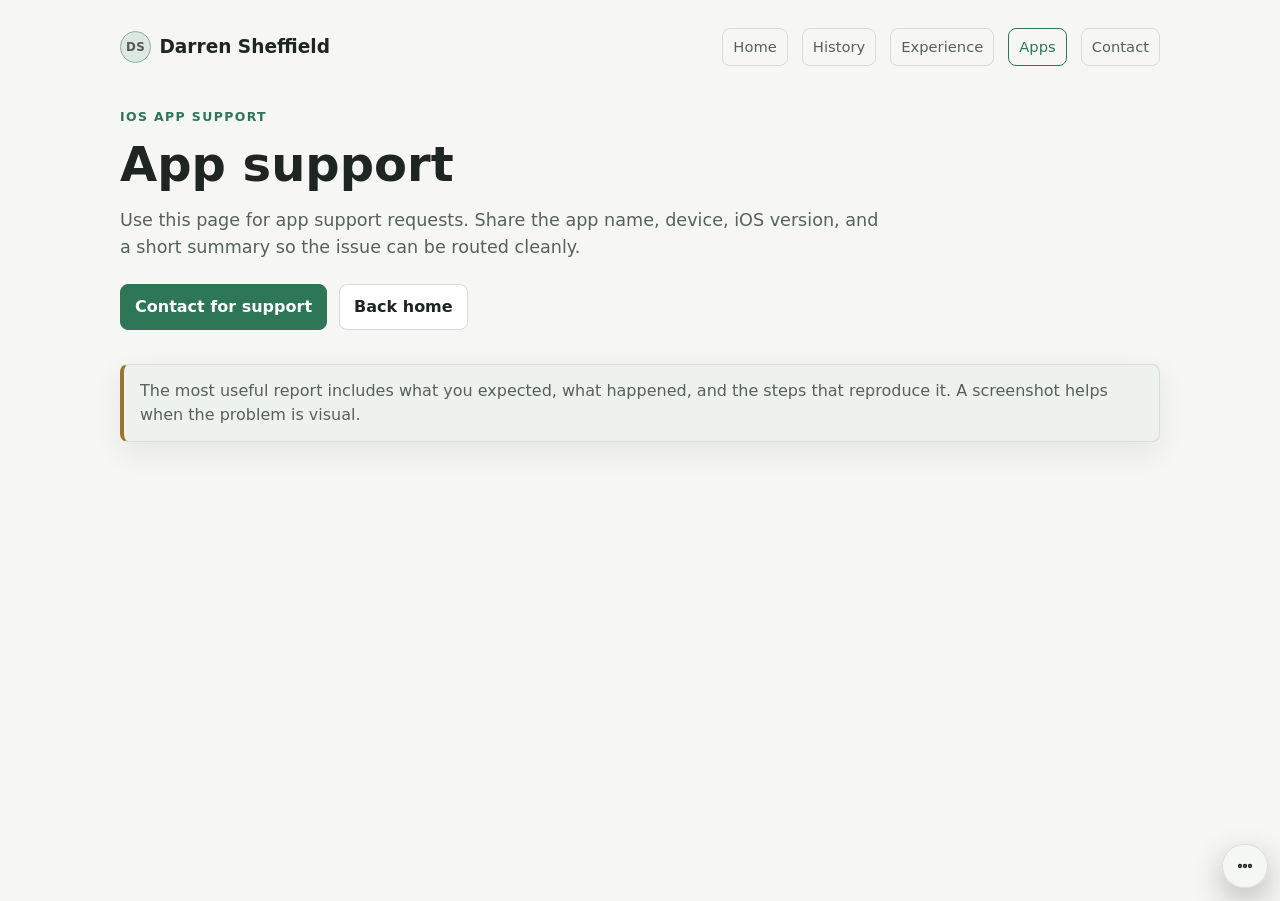
<file: support.html>
<!doctype html>
<html lang="en">
  <head>
    <meta charset="utf-8">
    <meta name="viewport" content="width=device-width, initial-scale=1">
    <meta name="robots" content="index, follow">
    <meta name="description" content="Darren Sheffield app support and future iOS app help.">
    <title>Darren Sheffield | Apps &amp; Support</title>
    <style>
      :root {
        color-scheme: light dark;
        --bg: #f6f7f4;
        --panel: #ffffff;
        --panel-soft: #eef2ed;
        --text: #1f2522;
        --muted: #56615a;
        --line: #d7ddd5;
        --green: #2d7657;
        --gold: #9b742b;
        --steel: #526b7c;
        --shadow: 0 10px 28px rgba(31, 37, 34, 0.08);
        --site-max-width: 1080px;
        --site-line-height: 1.5;
        --radius: 8px;
      }

      @media (prefers-color-scheme: dark) {
        :root {
          --bg: #101412;
          --panel: #171d1a;
          --panel-soft: #1d2622;
          --text: #edf2ed;
          --muted: #aeb9b1;
          --line: #2c3933;
          --green: #77c49a;
          --gold: #d2ad62;
          --steel: #93b0c1;
          --shadow: 0 10px 28px rgba(0, 0, 0, 0.28);
        }
      }

      * {
        box-sizing: border-box;
      }

      body {
        margin: 0;
        background: var(--bg);
        color: var(--text);
        font-family: -apple-system, BlinkMacSystemFont, "Segoe UI", system-ui, sans-serif;
        line-height: var(--site-line-height);
        scrollbar-gutter: stable;
      }

      a {
        color: inherit;
      }

      .site {
        max-width: var(--site-max-width);
        margin: 0 auto;
        padding: 28px 20px 42px;
      }

      .masthead {
        align-items: center;
        display: flex;
        justify-content: space-between;
        gap: 16px;
        margin-bottom: 42px;
      }

      .brand {
        color: var(--text);
        display: inline-flex;
        align-items: center;
        gap: 0.52rem;
        font-family: -apple-system, BlinkMacSystemFont, "Segoe UI", system-ui, sans-serif;
        font-size: 1.16rem;
        font-weight: 680;
        letter-spacing: 0;
        line-height: 1.05;
        text-decoration: none;
        white-space: nowrap;
      }

      .brand::before {
        align-items: center;
        aspect-ratio: 1 / 1;
        background: color-mix(in oklab, var(--green) 16%, var(--panel));
        border: 1px solid color-mix(in oklab, var(--green) 45%, var(--line));
        border-radius: 999px;
        color: color-mix(in oklab, var(--text) 72%, var(--bg));
        content: "DS";
        display: inline-flex;
        flex: none;
        font-size: 0.74rem;
        font-weight: 760;
        height: 1.82rem;
        justify-content: center;
        letter-spacing: 0.04em;
        width: 1.82rem;
      }

      .brand:focus-visible {
        outline: 3px solid rgba(45, 118, 87, 0.35);
        outline-offset: 3px;
      }

      @media (max-width: 560px) {
        .brand {
          font-size: 1.05rem;
        }

        .brand::before {
          font-size: 0.66rem;
          height: 1.6rem;
          width: 1.6rem;
        }
      }

      .nav {
        display: flex;
        flex-wrap: wrap;
        gap: 14px;
        font-size: 0.92rem;
      }

      .nav a,
      .button {
        border: 1px solid var(--line);
        border-radius: var(--radius);
        text-decoration: none;
      }

      .nav a {
        color: var(--muted);
        padding: 7px 10px;
      }

      .nav a[aria-current="page"],
      .nav a:hover,
      .button:hover {
        border-color: var(--green);
        color: var(--green);
      }

      .eyebrow,
      .section-label {
        color: var(--green);
        font-size: 0.78rem;
        font-weight: 700;
        letter-spacing: 0.11em;
        margin: 0 0 12px;
        text-transform: uppercase;
      }

      h1 {
        font-size: 3rem;
        letter-spacing: 0;
        line-height: 1.05;
        margin: 0 0 18px;
        max-width: 760px;
      }

      h2 {
        font-size: 1.18rem;
        margin: 0 0 8px;
      }

      .lede,
      .support-note p {
        color: var(--muted);
        margin: 0;
      }

      .lede {
        font-size: 1.1rem;
        max-width: 760px;
      }

      .actions {
        display: flex;
        flex-wrap: wrap;
        gap: 12px;
        margin: 24px 0 34px;
      }

      .button {
        align-items: center;
        background: var(--panel);
        color: var(--text);
        display: inline-flex;
        font-weight: 650;
        min-height: 42px;
        padding: 10px 14px;
      }

      .button.primary {
        background: var(--green);
        border-color: var(--green);
        color: #ffffff;
      }

      @media (prefers-color-scheme: dark) {
        .button.primary {
          color: #101412;
        }
      }

      .support-note {
        border: 1px solid var(--line);
        border-radius: var(--radius);
        box-shadow: var(--shadow);
      }

      .support-note {
        background: var(--panel-soft);
        border-left: 4px solid var(--gold);
        margin-bottom: 28px;
        padding: 14px 16px;
      }

      a:focus-visible,
      .button:focus-visible {
        outline: 3px solid rgba(45, 118, 87, 0.35);
        outline-offset: 3px;
      }

      @media (max-width: 820px) {
        .site {
          padding: 22px 16px 32px;
        }

        h1 {
          font-size: 2.35rem;
        }

        .support-note {
          margin-bottom: 22px;
        }
      }

      @media (max-width: 560px) {
        .masthead {
          align-items: flex-start;
          flex-direction: column;
        }

        .nav {
          width: 100%;
        }

        .nav a {
          flex: 1 1 calc(50% - 8px);
          text-align: center;
        }

        h1 {
          font-size: 2rem;
        }

        .actions .button {
          justify-content: center;
          width: 100%;
        }
      }
    </style>
    <link rel="stylesheet" href="assets/site-controls.css?v=20260603-5">
    <script src="assets/site-controls.js?v=20260604-1" defer></script>
  </head>
  <body>
    <main class="site">
      <header class="masthead">
        <a class="brand" href="index.html" aria-label="Darren Sheffield">Darren Sheffield</a>
        <nav class="nav" aria-label="Primary navigation">
          <a href="index.html">Home</a>
          <a href="work-history.html">History</a>
          <a href="experience.html">Experience</a>
          <a href="support.html" aria-current="page">Apps</a>
          <a href="contact.html">Contact</a>
        </nav>
      </header>

      <section aria-label="App support overview">
        <p class="eyebrow">iOS app support</p>
        <h1>App support</h1>
        <p class="lede">
          Use this page for app support requests.
          Share the app name, device, iOS version, and a short summary so the issue can be routed cleanly.
        </p>
        <div class="actions">
          <a class="button primary" href="contact.html">Contact for support</a>
          <a class="button" href="index.html">Back home</a>
        </div>
      </section>

      <section class="support-note" aria-label="Current app status">
        <p>
          The most useful report includes what you expected, what happened, and the steps that reproduce it.
          A screenshot helps when the problem is visual.
        </p>
      </section>
    </main>
  </body>
</html>
</file>
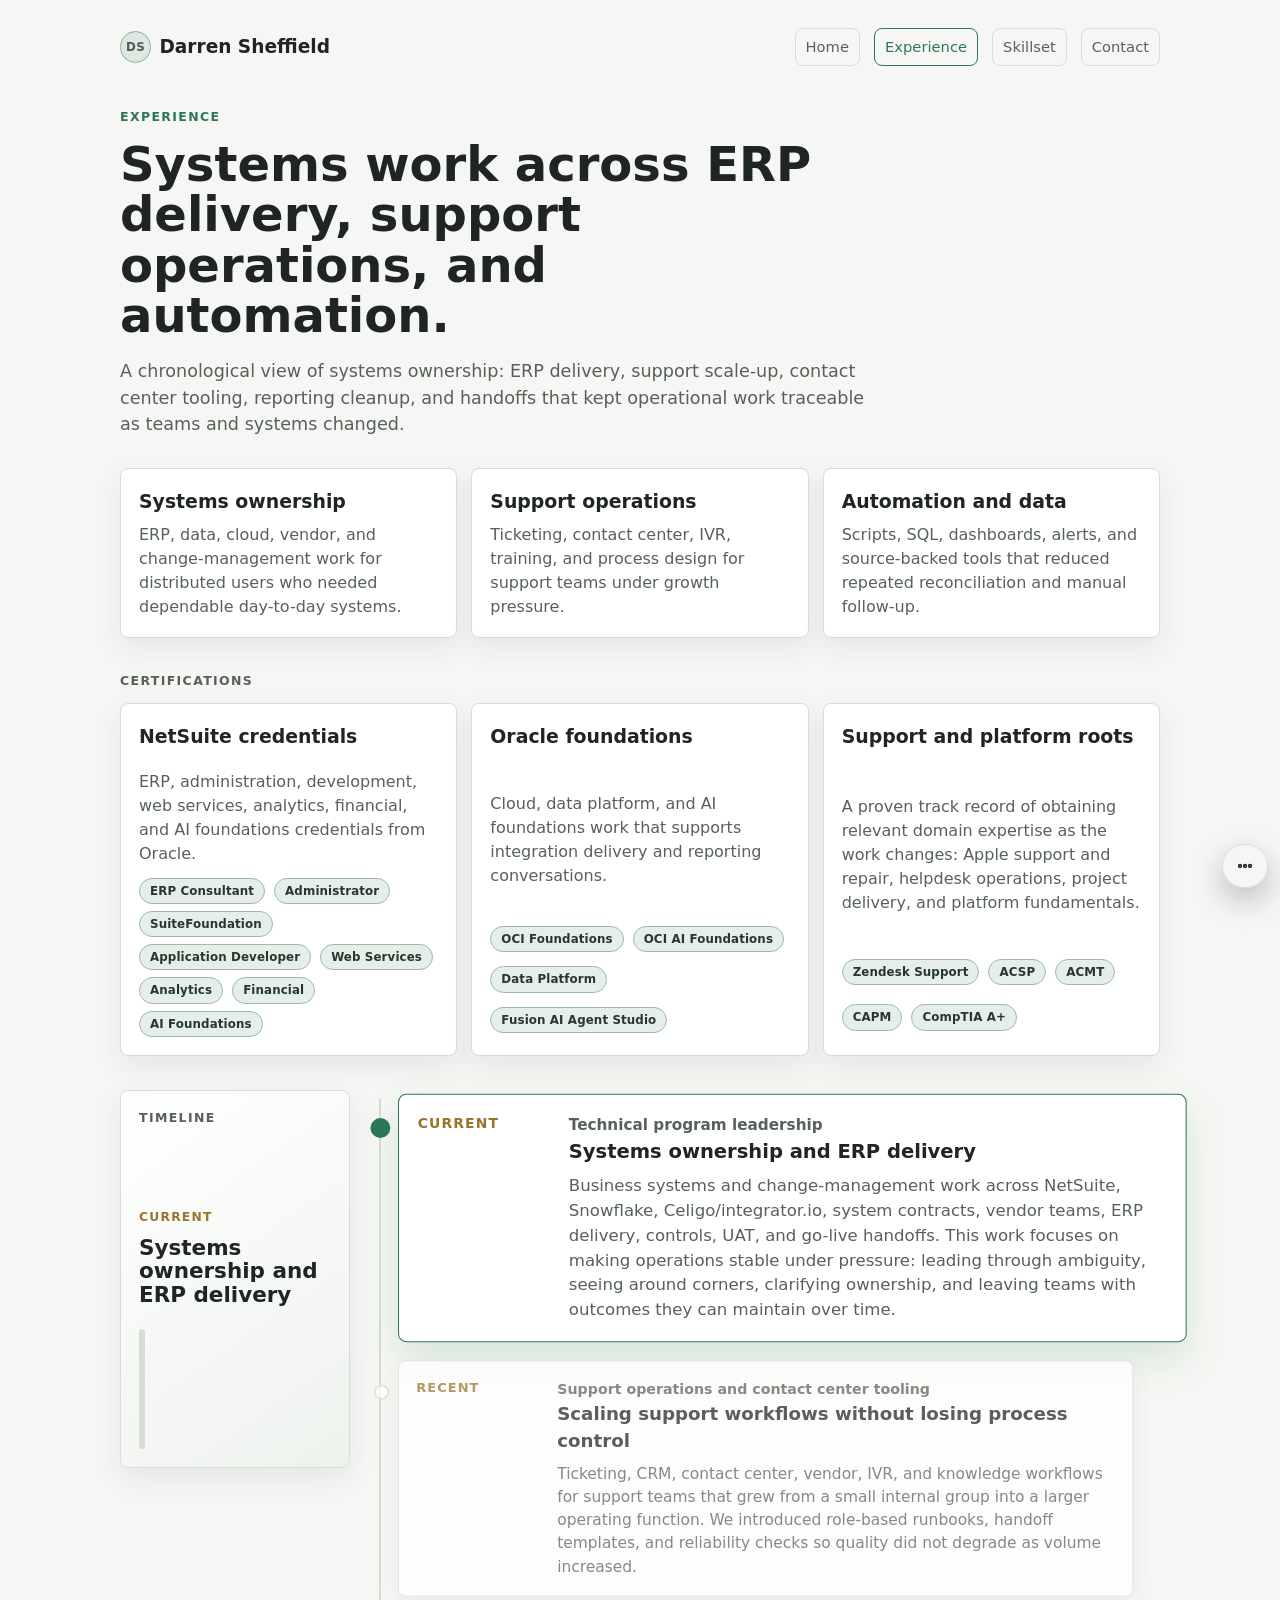
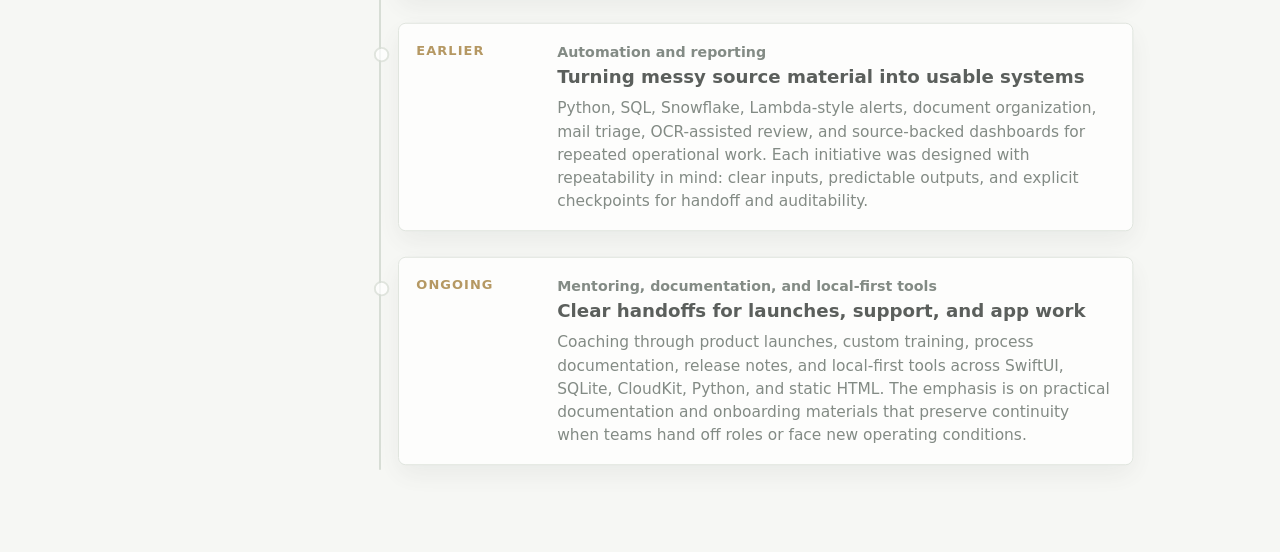
<file: work-history.html>
<!doctype html>
<html lang="en">
  <head>
    <meta charset="utf-8">
    <meta name="viewport" content="width=device-width, initial-scale=1">
    <meta name="robots" content="index, follow">
    <meta name="description" content="Darren Sheffield professional experience and timeline.">
    <title>Darren Sheffield | Experience</title>
    <style>
      :root {
        color-scheme: light dark;
        --history-progress: 0;
        --bg: #f6f7f4;
        --panel: #ffffff;
        --panel-soft: #eef2ed;
        --text: #1f2522;
        --muted: #56615a;
        --line: #d7ddd5;
        --green: #2d7657;
        --gold: #9b742b;
        --steel: #526b7c;
        --shadow: 0 10px 28px rgba(31, 37, 34, 0.08);
        --site-max-width: 1080px;
        --site-line-height: 1.5;
        --radius: 8px;
      }

      @media (prefers-color-scheme: dark) {
        :root {
          --bg: #101412;
          --panel: #171d1a;
          --panel-soft: #1d2622;
          --text: #edf2ed;
          --muted: #aeb9b1;
          --line: #2c3933;
          --green: #77c49a;
          --gold: #d2ad62;
          --steel: #93b0c1;
          --shadow: 0 10px 28px rgba(0, 0, 0, 0.28);
        }
      }

      * {
        box-sizing: border-box;
      }

      body {
        margin: 0;
        background: var(--bg);
        color: var(--text);
        font-family: -apple-system, BlinkMacSystemFont, "Segoe UI", system-ui, sans-serif;
        line-height: var(--site-line-height);
        scrollbar-gutter: stable;
      }

      a {
        color: inherit;
      }

      .site {
        max-width: var(--site-max-width);
        margin: 0 auto;
        padding: 28px 20px 42px;
      }

      .masthead {
        align-items: center;
        display: flex;
        justify-content: space-between;
        gap: 16px;
        margin-bottom: 42px;
      }

      .brand {
        color: var(--text);
        display: inline-flex;
        align-items: center;
        gap: 0.52rem;
        font-family: -apple-system, BlinkMacSystemFont, "Segoe UI", system-ui, sans-serif;
        font-size: 1.16rem;
        font-weight: 680;
        letter-spacing: 0;
        line-height: 1.05;
        text-decoration: none;
        white-space: nowrap;
      }

      .brand::before {
        align-items: center;
        aspect-ratio: 1 / 1;
        background: color-mix(in oklab, var(--green) 16%, var(--panel));
        border: 1px solid color-mix(in oklab, var(--green) 45%, var(--line));
        border-radius: 999px;
        color: color-mix(in oklab, var(--text) 72%, var(--bg));
        content: "DS";
        display: inline-flex;
        flex: none;
        font-size: 0.74rem;
        font-weight: 760;
        height: 1.82rem;
        justify-content: center;
        letter-spacing: 0.04em;
        width: 1.82rem;
      }

      .brand:focus-visible {
        outline: 3px solid rgba(45, 118, 87, 0.35);
        outline-offset: 3px;
      }

      @media (max-width: 560px) {
        .brand {
          font-size: 1.05rem;
        }

        .brand::before {
          font-size: 0.66rem;
          height: 1.6rem;
          width: 1.6rem;
        }
      }

      .nav {
        display: flex;
        flex-wrap: wrap;
        gap: 14px;
        font-size: 0.92rem;
      }

      .nav a,
      .button {
        border: 1px solid var(--line);
        border-radius: var(--radius);
        text-decoration: none;
      }

      .nav a {
        color: var(--muted);
        padding: 7px 10px;
      }

      .nav a[aria-current="page"] {
        border-color: var(--green);
        color: var(--green);
      }

      .nav a:hover,
      .button:hover {
        border-color: var(--green);
        color: var(--green);
      }

      .eyebrow,
      .section-label {
        color: var(--green);
        font-size: 0.78rem;
        font-weight: 700;
        letter-spacing: 0.11em;
        margin: 0 0 12px;
        text-transform: uppercase;
      }

      .section-label {
        color: var(--muted);
      }

      h1 {
        font-size: 3rem;
        letter-spacing: 0;
        line-height: 1.05;
        margin: 0 0 18px;
        max-width: 760px;
      }

      h2 {
        font-size: 1.18rem;
        margin: 0 0 8px;
      }

      .lede {
        color: var(--muted);
        font-size: 1.1rem;
        margin: 0 0 30px;
        max-width: 760px;
      }

      .summary {
        display: grid;
        gap: 14px;
        grid-template-columns: repeat(3, 1fr);
        margin-bottom: 34px;
      }

      .card,
      .timeline-item {
        background: var(--panel);
        border: 1px solid var(--line);
        border-radius: var(--radius);
        box-shadow: var(--shadow);
      }

      .card {
        padding: 18px;
      }

      .card p,
      .timeline-item p {
        color: var(--muted);
        margin: 0;
      }

      .certifications {
        margin: 0 0 34px;
      }

      .certification-grid {
        display: grid;
        gap: 14px;
        grid-template-columns: repeat(3, 1fr);
      }

      .certification-card {
        display: grid;
        gap: 12px;
      }

      .credential-list {
        display: flex;
        flex-wrap: wrap;
        align-items: center;
        column-gap: 9px;
        row-gap: 7px;
      }

      .credential-pill {
        background: color-mix(in oklab, var(--green) 12%, var(--panel));
        border: 1px solid color-mix(in oklab, var(--green) 34%, var(--line));
        border-radius: 999px;
        color: color-mix(in oklab, var(--text) 75%, var(--green));
        letter-spacing: 0.01em;
        display: inline-flex;
        font-size: 0.74rem;
        font-weight: 620;
        line-height: 1.2;
        align-items: center;
        padding: 5px 10px;
        white-space: nowrap;
      }

      @media (max-width: 560px) {
        .credential-list {
          column-gap: 8px;
          row-gap: 6px;
        }

        .credential-pill {
          font-size: 0.72rem;
          padding: 4px 9px;
        }
      }

      .credential-note {
        color: var(--muted);
        font-size: 0.94rem;
        margin: 12px 0 0;
        max-width: 760px;
      }

      .timeline {
        display: grid;
        gap: 18px;
        margin: 0;
        padding: 8px 0 8px 26px;
        position: relative;
      }

      .timeline::before {
        background: var(--line);
        border-radius: 999px;
        bottom: 8px;
        content: "";
        left: 7px;
        position: absolute;
        top: 8px;
        width: 2px;
      }

      .timeline::after {
        background: linear-gradient(var(--green), var(--gold));
        border-radius: 999px;
        content: "";
        left: 6px;
        position: absolute;
        top: 8px;
        transform: scaleY(var(--history-progress));
        transform-origin: top;
        width: 4px;
        height: calc(100% - 16px);
      }

      .history-stage {
        margin: 0 0 32px;
      }

      .timeline-shell {
        align-items: start;
        display: grid;
        gap: 22px;
        grid-template-columns: 230px minmax(0, 1fr);
      }

      .timeline-aside {
        background: linear-gradient(145deg, var(--panel), var(--panel-soft));
        border: 1px solid var(--line);
        border-radius: var(--radius);
        box-shadow: var(--shadow);
        min-height: 360px;
        padding: 18px;
        position: sticky;
        top: 22px;
      }

      .timeline-focus {
        display: grid;
        gap: 10px;
        margin-top: 78px;
        transform: scale(var(--focus-scale, 0.96));
        transform-origin: left center;
      }

      .focus-period {
        color: var(--gold);
        font-size: 0.8rem;
        font-weight: 800;
        letter-spacing: 0.1em;
        text-transform: uppercase;
      }

      .focus-title {
        color: var(--text);
        font-size: 1.4rem;
        font-weight: 760;
        line-height: 1.08;
        min-height: 3em;
      }

      .timeline-meter {
        background: var(--line);
        border-radius: 999px;
        height: 120px;
        margin-top: 22px;
        overflow: hidden;
        position: relative;
        width: 6px;
      }

      .timeline-meter span {
        background: linear-gradient(var(--green), var(--gold));
        border-radius: inherit;
        display: block;
        height: 100%;
        transform: scaleY(var(--history-progress));
        transform-origin: top;
        width: 100%;
      }

      .timeline-item {
        display: grid;
        gap: 16px;
        grid-template-columns: 130px 1fr;
        opacity: var(--item-opacity, 0.72);
        padding: 18px;
        position: relative;
        transform: scale(var(--item-scale, 0.965));
        transform-origin: left center;
        transition: border-color 180ms ease, box-shadow 180ms ease, opacity 180ms ease, transform 180ms ease;
        z-index: 1;
      }

      .timeline-item::before {
        background: var(--panel);
        border: 2px solid var(--line);
        border-radius: 999px;
        content: "";
        height: 12px;
        left: -26px;
        position: absolute;
        top: 24px;
        transition: background 180ms ease, border-color 180ms ease, transform 180ms ease;
        width: 12px;
      }

      .timeline-item.is-active {
        border-color: var(--green);
        box-shadow: 0 16px 38px rgba(45, 118, 87, 0.15);
      }

      .timeline-item.is-active::before {
        background: var(--green);
        border-color: var(--green);
        transform: scale(1.2);
      }

      .period {
        color: var(--gold);
        font-size: 0.84rem;
        font-weight: 750;
        letter-spacing: 0.08em;
        text-transform: uppercase;
      }

      .meta {
        color: var(--steel);
        font-size: 0.92rem;
        font-weight: 650;
        margin-bottom: 7px;
      }

      .button {
        align-items: center;
        background: var(--panel);
        color: var(--text);
        display: inline-flex;
        font-weight: 650;
        min-height: 42px;
        padding: 10px 14px;
      }

      button.button {
        cursor: pointer;
        font: inherit;
      }

      a:focus-visible,
      .button:focus-visible {
        outline: 3px solid rgba(45, 118, 87, 0.35);
        outline-offset: 3px;
      }

      @media (max-width: 760px) {
        .site {
          padding: 22px 16px 32px;
        }

        .masthead {
          align-items: flex-start;
          flex-direction: column;
        }

        h1 {
          font-size: 2.25rem;
        }

        .summary,
        .certification-grid,
        .timeline-shell,
        .timeline-item {
          grid-template-columns: 1fr;
        }

        .timeline-shell {
          gap: 12px;
        }

        .timeline-aside {
          min-height: auto;
          padding: 12px;
          position: sticky;
          top: 0;
          z-index: 3;
        }

        .timeline-focus {
          align-items: center;
          display: flex;
          gap: 10px;
          justify-content: space-between;
          margin-top: 0;
          transform: none;
        }

        .focus-title {
          font-size: 1rem;
          min-height: 0;
          text-align: right;
        }

        .timeline-meter {
          height: 4px;
          margin-top: 10px;
          width: 100%;
        }

        .timeline-meter span {
          transform: scaleX(var(--history-progress));
          transform-origin: left;
        }

        .timeline {
          padding-left: 20px;
        }

        .timeline::before {
          left: 5px;
        }

        .timeline::after {
          left: 4px;
        }

        .timeline-item {
          opacity: 1;
          transform: scale(var(--item-scale, 1));
          transform-origin: center;
        }

        .timeline-item::before {
          left: -20px;
        }

        .timeline-item.is-active {
          box-shadow: 0 12px 28px rgba(45, 118, 87, 0.12);
        }

        .period {
          margin-bottom: -6px;
        }
      }

      @media (min-width: 761px) {
        .history-stage {
          min-height: 100vh;
        }
      }

      @media (prefers-reduced-motion: reduce) {
        .timeline-focus,
        .timeline-item,
        .timeline-item::before {
          transition: none;
          transform: none;
        }

        .timeline-meter span,
        .timeline::after {
          transition: none;
        }

        .timeline-item {
          opacity: 1;
        }
      }

      @media (max-width: 520px) {
        .nav {
          width: 100%;
        }

        .nav a {
          flex: 1 1 calc(50% - 8px);
          text-align: center;
        }

        h1 {
          font-size: 2rem;
        }

        .closing-links .button {
          justify-content: center;
          width: 100%;
        }
      }
    </style>
    <link rel="stylesheet" href="assets/site-controls.css?v=20260603-5">
    <script src="assets/site-controls.js?v=20260604-1" defer></script>
  </head>
  <body>
    <main class="site">
      <header class="masthead">
        <a class="brand" href="index.html" aria-label="Darren Sheffield">Darren Sheffield</a>
        <nav class="nav" aria-label="Primary navigation">
          <a href="index.html">Home</a>
          <a href="work-history.html" aria-current="page">Experience</a>
          <a href="experience.html">Skillset</a>
          <a href="contact.html">Contact</a>
        </nav>
      </header>

      <section aria-label="Experience overview">
        <p class="eyebrow">Experience</p>
        <h1>Systems work across ERP delivery, support operations, and automation.</h1>
        <p class="lede">
          A chronological view of systems ownership: ERP delivery, support scale-up, contact center tooling,
          reporting cleanup, and handoffs that kept operational work traceable as teams and systems changed.
        </p>
      </section>

      <section class="summary" aria-label="Career summary">
        <article class="card">
          <h2>Systems ownership</h2>
          <p>ERP, data, cloud, vendor, and change-management work for distributed users who needed dependable day-to-day systems.</p>
        </article>
        <article class="card">
          <h2>Support operations</h2>
          <p>Ticketing, contact center, IVR, training, and process design for support teams under growth pressure.</p>
        </article>
        <article class="card">
          <h2>Automation and data</h2>
          <p>Scripts, SQL, dashboards, alerts, and source-backed tools that reduced repeated reconciliation and manual follow-up.</p>
        </article>
      </section>

      <section class="certifications" aria-label="Certifications">
        <p class="section-label">Certifications</p>
        <div class="certification-grid">
          <article class="card certification-card">
            <h2>NetSuite credentials</h2>
            <p>ERP, administration, development, web services, analytics, financial, and AI foundations credentials from Oracle.</p>
            <div class="credential-list" aria-label="NetSuite certification areas">
              <span class="credential-pill">ERP Consultant</span>
              <span class="credential-pill">Administrator</span>
              <span class="credential-pill">SuiteFoundation</span>
              <span class="credential-pill">Application Developer</span>
              <span class="credential-pill">Web Services</span>
              <span class="credential-pill">Analytics</span>
              <span class="credential-pill">Financial</span>
              <span class="credential-pill">AI Foundations</span>
            </div>
          </article>
          <article class="card certification-card">
            <h2>Oracle foundations</h2>
            <p>Cloud, data platform, and AI foundations work that supports integration delivery and reporting conversations.</p>
            <div class="credential-list" aria-label="Oracle certification areas">
              <span class="credential-pill">OCI Foundations</span>
              <span class="credential-pill">OCI AI Foundations</span>
              <span class="credential-pill">Data Platform</span>
              <span class="credential-pill">Fusion AI Agent Studio</span>
            </div>
          </article>
          <article class="card certification-card">
            <h2>Support and platform roots</h2>
            <p>A proven track record of obtaining relevant domain expertise as the work changes: Apple support and repair, helpdesk operations, project delivery, and platform fundamentals.</p>
            <div class="credential-list" aria-label="Support and platform certification areas">
              <span class="credential-pill">Zendesk Support</span>
              <span class="credential-pill">ACSP</span>
              <span class="credential-pill">ACMT</span>
              <span class="credential-pill">CAPM</span>
              <span class="credential-pill">CompTIA A+</span>
            </div>
          </article>
        </div>
      </section>

      <section class="history-stage" data-history-stage aria-label="Professional timeline">
        <div class="timeline-shell">
          <aside class="timeline-aside" aria-hidden="true">
            <p class="section-label">Timeline</p>
            <div class="timeline-focus">
              <span class="focus-period" data-focus-period>Current</span>
              <span class="focus-title" data-focus-title>Systems ownership and ERP delivery</span>
            </div>
            <div class="timeline-meter"><span data-progress-fill></span></div>
          </aside>

          <div class="timeline" data-history-timeline>
          <article class="timeline-item is-active" data-history-item data-period="Current">
            <div class="period">Current</div>
            <div>
              <p class="meta">Technical program leadership</p>
              <h2>Systems ownership and ERP delivery</h2>
              <p>
                Business systems and change-management work across NetSuite, Snowflake, Celigo/integrator.io,
                system contracts, vendor teams, ERP delivery, controls, UAT, and go-live handoffs.
                This work focuses on making operations stable under pressure: leading through ambiguity,
                seeing around corners, clarifying ownership, and leaving teams with outcomes they can maintain over time.
              </p>
            </div>
          </article>

          <article class="timeline-item" data-history-item data-period="Recent">
            <div class="period">Recent</div>
            <div>
              <p class="meta">Support operations and contact center tooling</p>
              <h2>Scaling support workflows without losing process control</h2>
              <p>
                Ticketing, CRM, contact center, vendor, IVR, and knowledge workflows for support teams
                that grew from a small internal group into a larger operating function. We introduced role-based
                runbooks, handoff templates, and reliability checks so quality did not degrade as volume increased.
              </p>
            </div>
          </article>

          <article class="timeline-item" data-history-item data-period="Earlier">
            <div class="period">Earlier</div>
            <div>
              <p class="meta">Automation and reporting</p>
              <h2>Turning messy source material into usable systems</h2>
              <p>
                Python, SQL, Snowflake, Lambda-style alerts, document organization, mail triage,
                OCR-assisted review, and source-backed dashboards for repeated operational work.
                Each initiative was designed with repeatability in mind: clear inputs, predictable outputs,
                and explicit checkpoints for handoff and auditability.
              </p>
            </div>
          </article>

          <article class="timeline-item" data-history-item data-period="Ongoing">
            <div class="period">Ongoing</div>
            <div>
              <p class="meta">Mentoring, documentation, and local-first tools</p>
              <h2>Clear handoffs for launches, support, and app work</h2>
              <p>
                Coaching through product launches, custom training, process documentation, release notes,
                and local-first tools across SwiftUI, SQLite, CloudKit, Python, and static HTML.
                The emphasis is on practical documentation and onboarding materials that preserve continuity
                when teams hand off roles or face new operating conditions.
              </p>
            </div>
          </article>
          </div>
        </div>
      </section>

    </main>
      <script>
      (() => {
        const stage = document.querySelector("[data-history-stage]");
        const items = Array.from(document.querySelectorAll("[data-history-item]"));
        const focusPeriod = document.querySelector("[data-focus-period]");
        const focusTitle = document.querySelector("[data-focus-title]");
        const reduceMotionQuery = window.matchMedia("(prefers-reduced-motion: reduce)");
        let reduceMotionPreference = reduceMotionQuery.matches;
        const sharedState = window.siteControls && window.siteControls.getState ? window.siteControls.getState() : {};
        let motionPausedByControl = Boolean(sharedState.motionPaused);
        let calmMotionByControl = Boolean(sharedState.calmMotion);

        const shouldReduceMotion = () => reduceMotionPreference || motionPausedByControl || calmMotionByControl;

        if (!stage || items.length === 0) {
          return;
        }

        const clamp = (value, min, max) => Math.min(max, Math.max(min, value));
        let ticking = false;

        const setActive = (activeItem) => {
          items.forEach((item) => item.classList.toggle("is-active", item === activeItem));
          if (!shouldReduceMotion()) {
            activeItem.style.setProperty("--item-scale", window.innerWidth > 760 ? "1.035" : "1.018");
            activeItem.style.setProperty("--item-opacity", "1");
          } else {
            activeItem.style.setProperty("--item-scale", "1");
            activeItem.style.setProperty("--item-opacity", "1");
          }
          if (focusPeriod) {
            focusPeriod.textContent = activeItem.dataset.period || "";
          }
          if (focusTitle) {
            const title = activeItem.querySelector("h2");
            focusTitle.textContent = title ? title.textContent : "";
          }
        };

        const updateTimeline = () => {
          const rect = stage.getBoundingClientRect();
          const startOffset = window.innerHeight * 0.28;
          const scrollable = Math.max(1, rect.height - window.innerHeight);
          const progress = clamp((startOffset - rect.top) / (scrollable + startOffset), 0, 1);
          document.documentElement.style.setProperty("--history-progress", progress.toFixed(3));
          document.documentElement.style.setProperty("--focus-scale", (0.96 + progress * 0.08).toFixed(3));

          const viewportFocus = window.innerWidth > 760 ? window.innerHeight * 0.52 : window.innerHeight * 0.42;
          let activeItem = items[0];
          let closest = Number.POSITIVE_INFINITY;

          items.forEach((item) => {
            const itemRect = item.getBoundingClientRect();
            const center = itemRect.top + itemRect.height / 2;
            const distance = Math.abs(viewportFocus - center);
            const influence = clamp(1 - distance / (window.innerHeight * 0.62), 0, 1);

            if (distance < closest) {
              closest = distance;
              activeItem = item;
            }

            if (!shouldReduceMotion()) {
              const desktopScale = 0.965 + influence * 0.07;
              const mobileScale = 1 + influence * 0.018;
              item.style.setProperty("--item-scale", (window.innerWidth > 760 ? desktopScale : mobileScale).toFixed(3));
              item.style.setProperty("--item-opacity", (0.72 + influence * 0.28).toFixed(3));
            } else {
              item.style.setProperty("--item-scale", "1");
              item.style.setProperty("--item-opacity", "1");
            }
          });

          setActive(activeItem);
          ticking = false;
        };

        const requestUpdate = () => {
          if (!ticking) {
            ticking = true;
            window.requestAnimationFrame(updateTimeline);
          }
        };

        updateTimeline();
        reduceMotionQuery.addEventListener("change", (event) => {
          reduceMotionPreference = event.matches;
          requestUpdate();
        });
        window.addEventListener("site-controls:statechange", (event) => {
          if (!event || !event.detail) {
            return;
          }

          const nextPause = event.detail.motionPaused;
          const nextCalm = event.detail.calmMotion;

          if (typeof nextPause === "boolean") {
            motionPausedByControl = nextPause;
            requestUpdate();
          }
          if (typeof nextCalm === "boolean") {
            calmMotionByControl = nextCalm;
            requestUpdate();
          }
        });
        window.addEventListener("scroll", requestUpdate, { passive: true });
        window.addEventListener("resize", requestUpdate);
      })();
    </script>
  </body>
</html>
</file>
<file: assets/site-controls.css>
html {
  overflow-y: scroll;
}

body {
  min-height: calc(100vh + 1px);
}

.site-controls-cluster {
  position: fixed;
  z-index: 9998;
  right: max(12px, env(safe-area-inset-right));
  bottom: max(12px, env(safe-area-inset-bottom));
  display: flex;
  align-items: flex-end;
  flex-direction: column;
  gap: 8px;
  pointer-events: none;
}

.site-controls-actions {
  display: flex;
  align-items: center;
  gap: 7px;
  pointer-events: auto;
}

.site-controls-btn {
  appearance: none;
  border: 1px solid var(--line);
  background: rgba(246, 247, 244, 0.9);
  border-radius: 999px;
  color: var(--text);
  cursor: pointer;
  display: inline-flex;
  align-items: center;
  justify-content: center;
  font: inherit;
  height: 44px;
  min-width: 44px;
  padding: 0 12px;
  text-decoration: none;
  box-shadow: 0 12px 30px rgba(16, 20, 18, 0.26);
  pointer-events: auto;
  position: relative;
}

.site-controls-btn:hover {
  border-color: var(--green);
  color: var(--green);
}

@media (prefers-color-scheme: dark) {
  .site-controls-btn {
    background: rgba(19, 32, 26, 0.92);
    border-color: #4b5f56;
    color: #f0f7ef;
  }

  .site-controls-menu-btn {
    background: #2d7657;
    border-color: #89cda8;
    color: #f8fff7;
  }

  .site-controls-motion-btn[aria-pressed="false"] {
    background: color-mix(in oklab, rgba(45, 84, 67, 0.32) 68%, var(--panel));
  }
}

.site-controls-btn:focus-visible {
  outline: 3px solid rgba(45, 118, 87, 0.38);
  outline-offset: 2px;
}

.site-controls-icon {
  line-height: 1;
  text-align: center;
  width: 20px;
  height: 20px;
}

.site-controls-icon svg,
.site-controls-option-icon svg {
  display: block;
  width: 100%;
  height: 100%;
  fill: none;
  stroke: currentColor;
  stroke-linecap: round;
  stroke-linejoin: round;
  stroke-width: 2;
}

.site-controls-motion-btn[aria-pressed="true"] {
  background: rgba(46, 118, 87, 0.16);
  border-color: rgba(45, 118, 87, 0.95);
}

.site-controls-motion-btn[aria-pressed="false"] {
  background: var(--panel);
}

.site-controls-label {
  display: inline-flex;
  align-items: center;
  gap: 0;
}

.site-controls-btn-text {
  display: none;
}

.site-controls-popover {
  width: min(316px, calc(100vw - 24px));
  max-width: 316px;
  background: var(--panel);
  border: 1px solid var(--line);
  border-radius: 14px;
  box-shadow: 0 14px 34px rgba(16, 20, 18, 0.24);
  padding: 12px;
  pointer-events: auto;
}

.site-controls-popover[hidden] {
  display: none;
}

.site-controls-popover:focus {
  outline: 2px solid rgba(119, 196, 154, 0.48);
  outline-offset: 2px;
}

.site-controls-popover-head {
  margin: 2px 0 10px;
  display: flex;
  align-items: center;
  justify-content: space-between;
  gap: 8px;
}

.site-controls-popover-title {
  margin: 0;
  font-size: 0.86rem;
  font-weight: 700;
  letter-spacing: 0.03em;
  text-transform: uppercase;
}

.site-controls-close {
  border: 1px solid var(--line);
  background: transparent;
  border-radius: 8px;
  color: var(--muted);
  cursor: pointer;
  width: 26px;
  height: 26px;
  font-size: 0.8rem;
  line-height: 1;
  padding: 0;
  text-align: center;
}

.site-controls-options {
  display: grid;
  gap: 8px;
  grid-template-columns: repeat(2, minmax(0, 1fr));
}

.site-controls-option {
  appearance: none;
  background: var(--panel-soft);
  border: 1px solid var(--line);
  border-radius: 10px;
  color: var(--muted);
  cursor: pointer;
  display: flex;
  align-items: center;
  gap: 8px;
  min-height: 46px;
  padding: 8px;
  text-align: left;
}

.site-controls-option:hover {
  border-color: var(--green);
  color: var(--text);
}

.site-controls-option[aria-pressed="true"] {
  background: rgba(45, 118, 87, 0.16);
  border-color: var(--green);
  color: var(--green);
}

.site-controls-option:focus-visible {
  outline: 3px solid rgba(45, 118, 87, 0.36);
  outline-offset: 2px;
}

.site-controls-option-icon {
  align-items: center;
  background: var(--panel);
  border: 1px solid var(--line);
  border-radius: 8px;
  color: currentColor;
  display: inline-flex;
  flex: none;
  height: 30px;
  justify-content: center;
  width: 30px;
}

.site-controls-option-label {
  color: inherit;
  font-size: 0.78rem;
  font-weight: 680;
  line-height: 1.1;
}

@media (prefers-color-scheme: dark) {
  .site-controls-popover {
    background: rgba(19, 29, 24, 0.97);
  }

  .site-controls-option {
    background: rgba(25, 38, 32, 0.95);
  }

  .site-controls-option[aria-pressed="true"] {
    background: rgba(45, 118, 87, 0.28);
    color: #a6e0bd;
  }
}

.site-controls-visually-hidden {
  border: 0;
  clip: rect(0, 0, 0, 0);
  height: 1px;
  margin: -1px;
  overflow: hidden;
  padding: 0;
  position: absolute;
  width: 1px;
}

:root.site-controls-large-text {
  font-size: 109%;
}

:root.site-controls-calm-motion * {
  animation-duration: 0.001ms !important;
  animation-iteration-count: 1 !important;
  transition-duration: 0.001ms !important;
  transition-delay: 0ms !important;
}

:root.site-controls-increased-spacing {
  --site-line-height: 1.75;
}

:root.site-controls-increased-spacing .site {
  padding-left: 22px;
  padding-right: 22px;
}

:root.site-controls-increased-spacing p,
:root.site-controls-increased-spacing li,
:root.site-controls-increased-spacing .card p,
:root.site-controls-increased-spacing .lede,
:root.site-controls-increased-spacing .support-note p,
:root.site-controls-increased-spacing .availability p {
  line-height: 1.75;
}

:root.site-controls-dyslexia-font body {
  font-family: Arial, Verdana, "Trebuchet MS", sans-serif;
  font-feature-settings: "liga" 0;
}

:root.site-controls-focus-mode .site {
  max-width: 780px;
}

:root.site-controls-focus-mode .timeline-shell {
  display: block;
}

:root.site-controls-focus-mode .timeline-shell .timeline {
  margin-top: 18px;
}

:root.site-controls-focus-mode .keyword-grid,
:root.site-controls-focus-mode .lanes,
:root.site-controls-focus-mode .pathways,
:root.site-controls-focus-mode .support-grid,
:root.site-controls-focus-mode .contact-grid,
:root.site-controls-focus-mode .closing-links {
  grid-template-columns: 1fr;
}

:root.site-controls-focus-mode .timeline-meter {
  height: 88px;
  width: 100%;
}

:root.site-controls-high-contrast {
  --bg: #0a140f;
  --panel: #13201a;
  --panel-soft: #1a2b22;
  --text: #f5ffed;
  --muted: #bfd5b8;
  --line: #31493d;
  --green: #88d9a0;
  --gold: #f0c26a;
  --red: #ffb6aa;
  --steel: #98c3e0;
  --shadow: 0 10px 28px rgba(0, 0, 0, 0.4);
}

:root.site-controls-underline-links a {
  text-decoration-thickness: 2px;
  text-decoration-style: solid;
}

:root.site-controls-underline-links a[href]:not(.site-controls-btn) {
  text-decoration-line: underline;
}

:root.site-controls-underline-links a:focus-visible,
:root.site-controls-underline-links button:focus-visible {
  text-decoration-thickness: 3px;
}

:root.site-controls-motion-paused .timeline-focus,
:root.site-controls-motion-paused .timeline-item,
:root.site-controls-motion-paused .timeline-item::before,
:root.site-controls-motion-paused .timeline::after,
:root.site-controls-motion-paused .timeline-meter span {
  transition: none !important;
  transform: none !important;
  opacity: 1 !important;
}

@media (max-width: 560px) {
  .site-controls-cluster {
    right: max(10px, env(safe-area-inset-right));
    bottom: max(10px, env(safe-area-inset-bottom));
  }

  .site-controls-label {
    display: none;
  }
}
</file>
